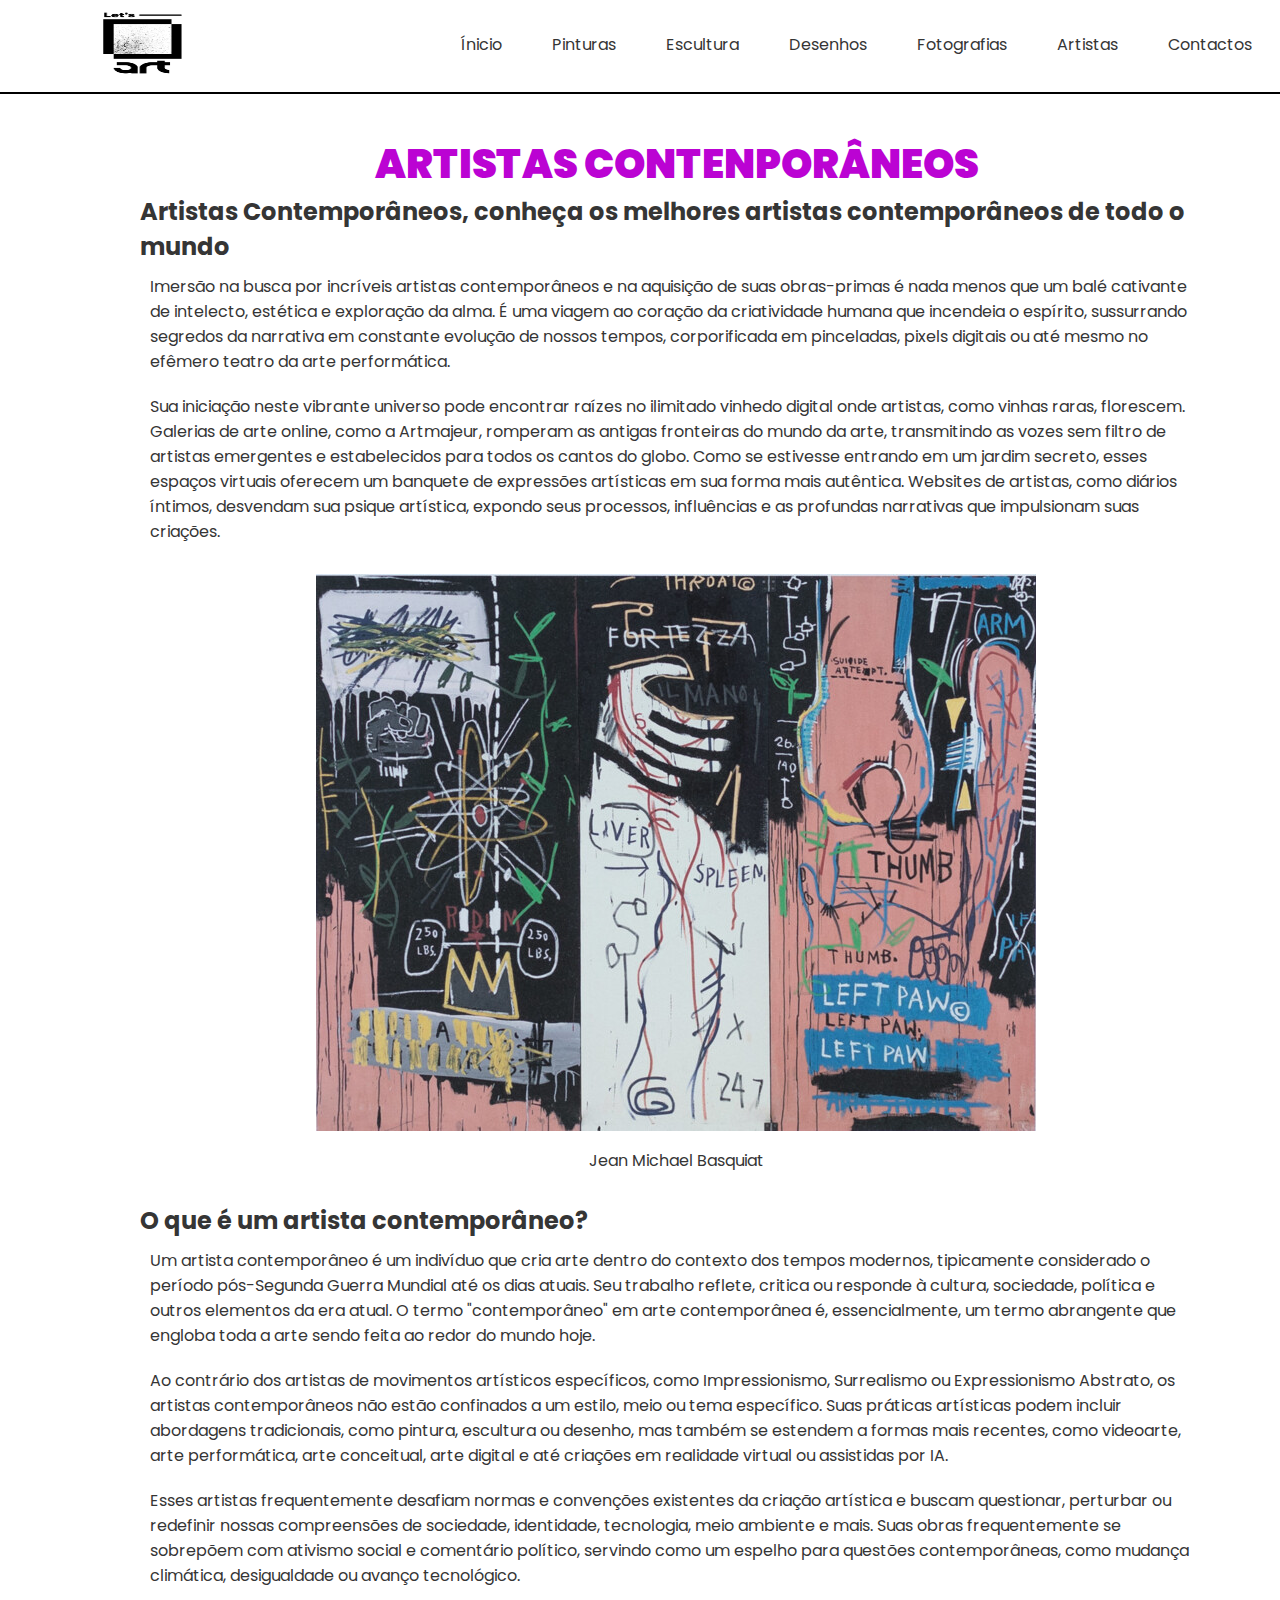
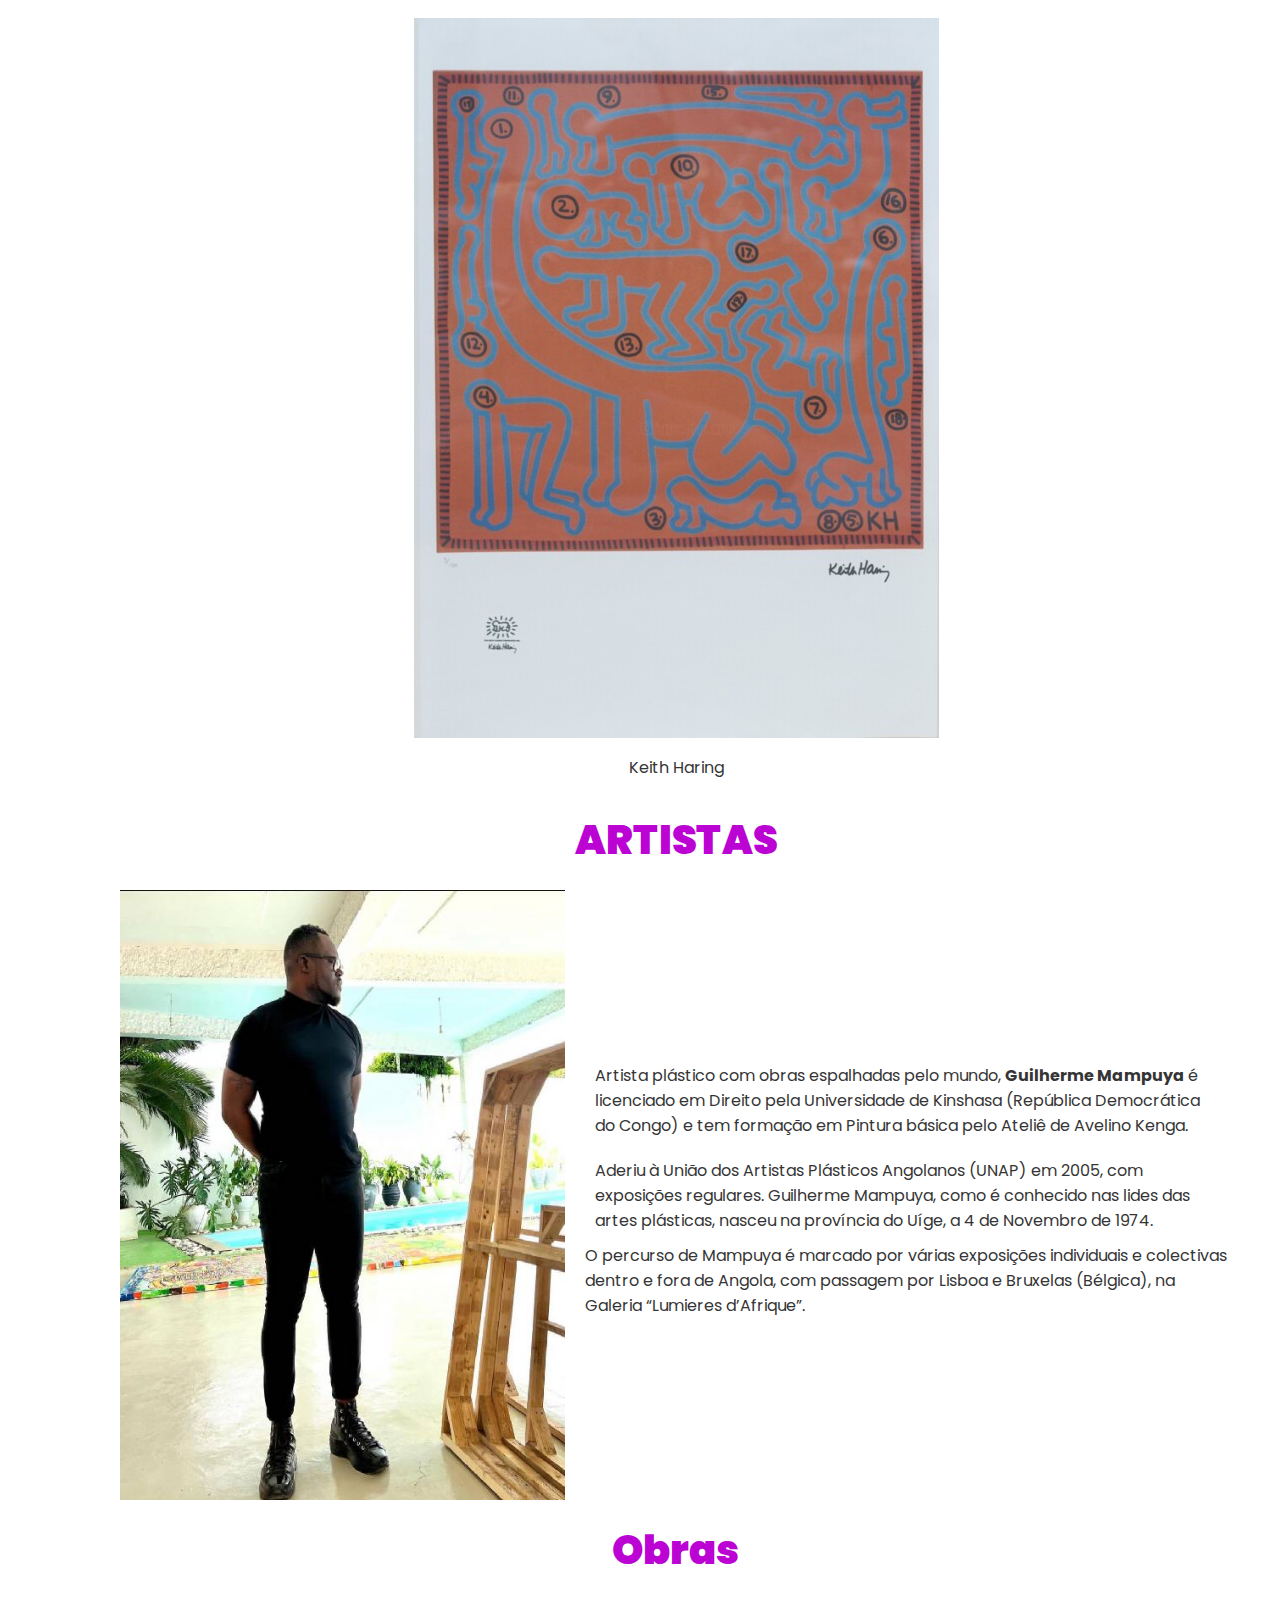
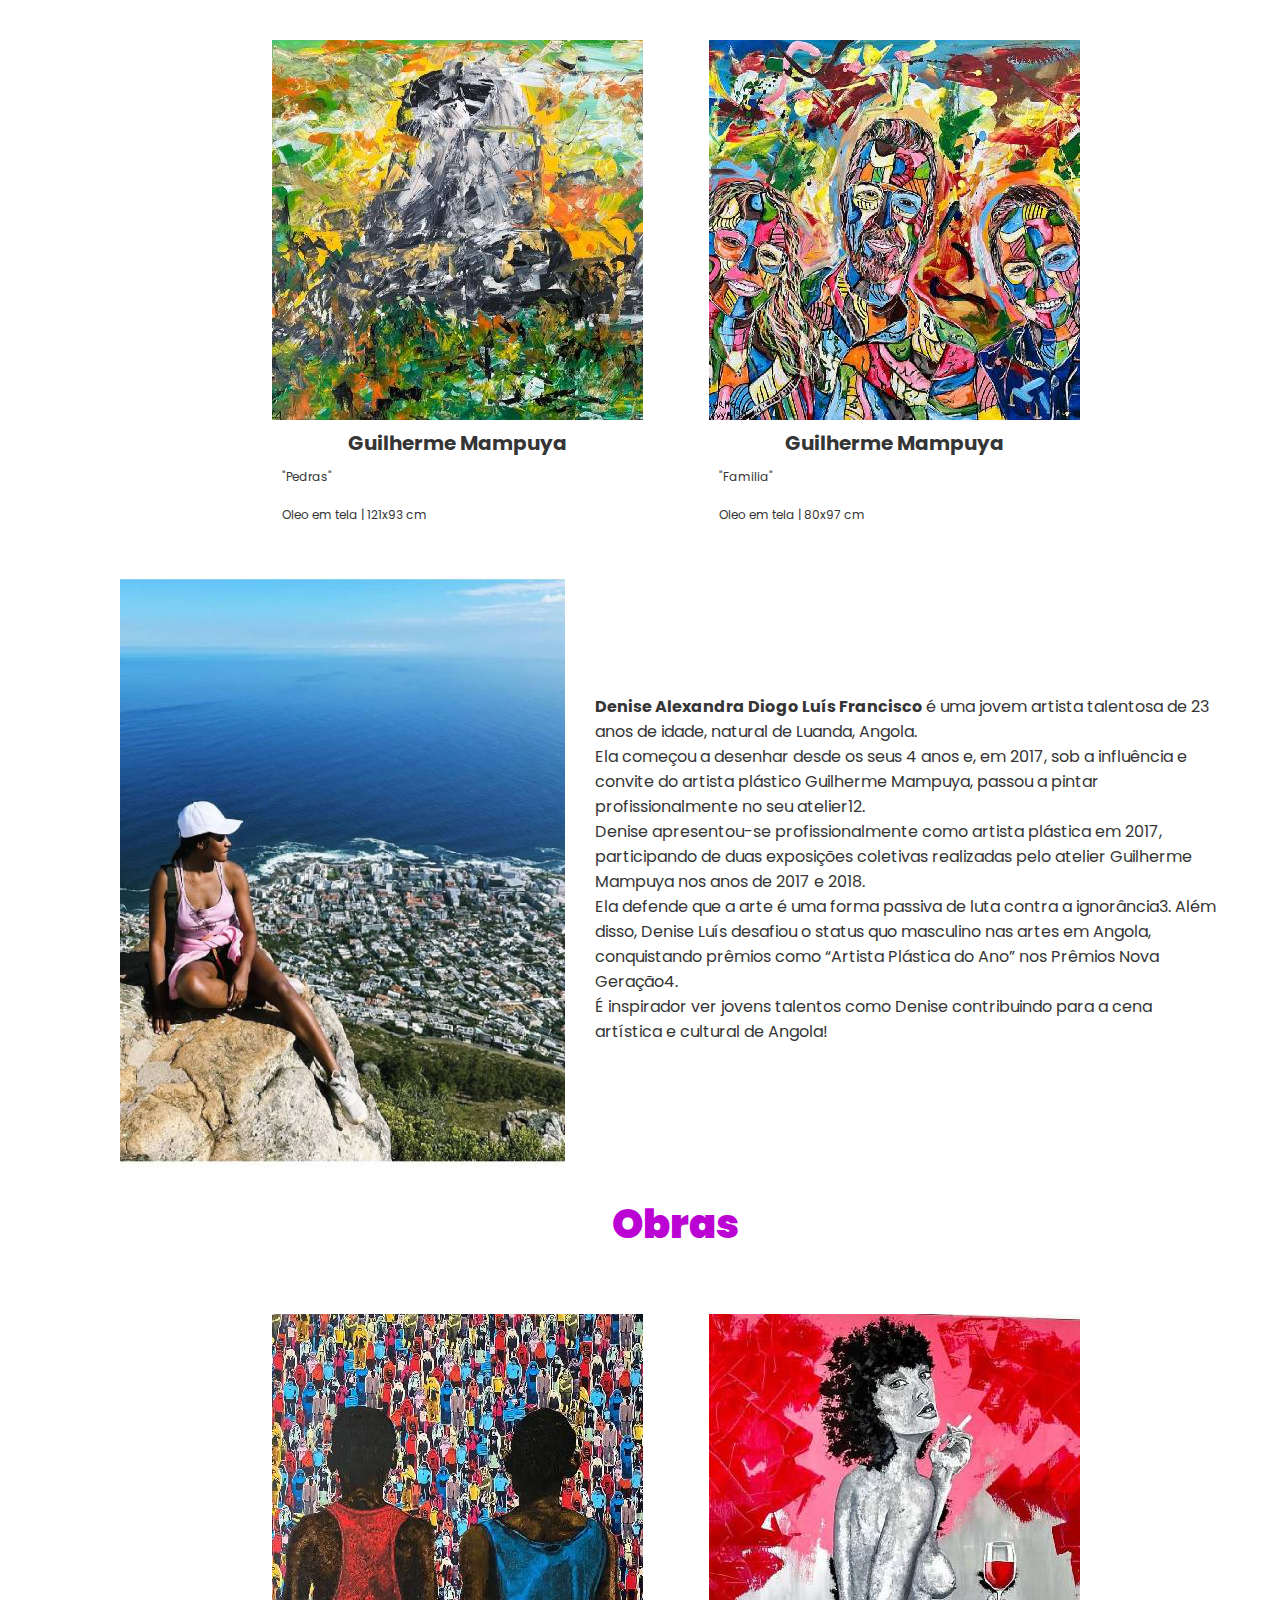
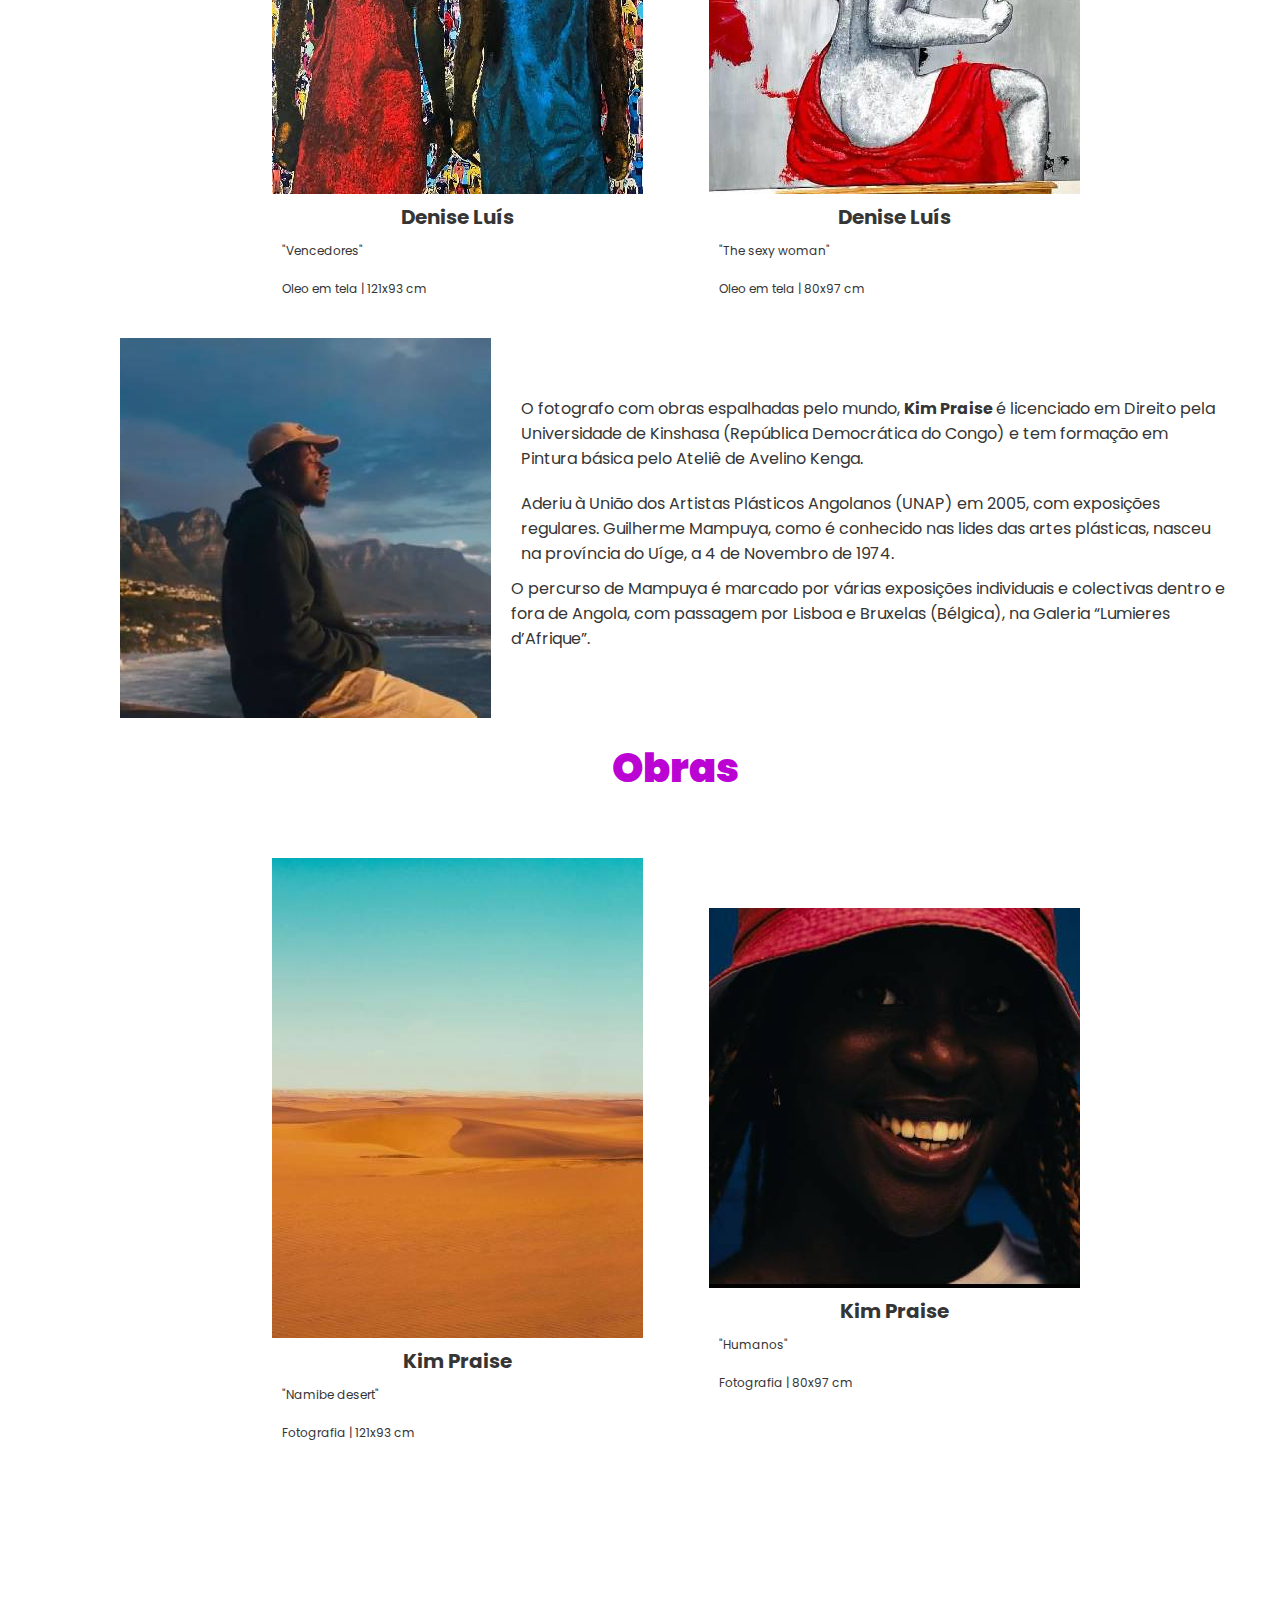
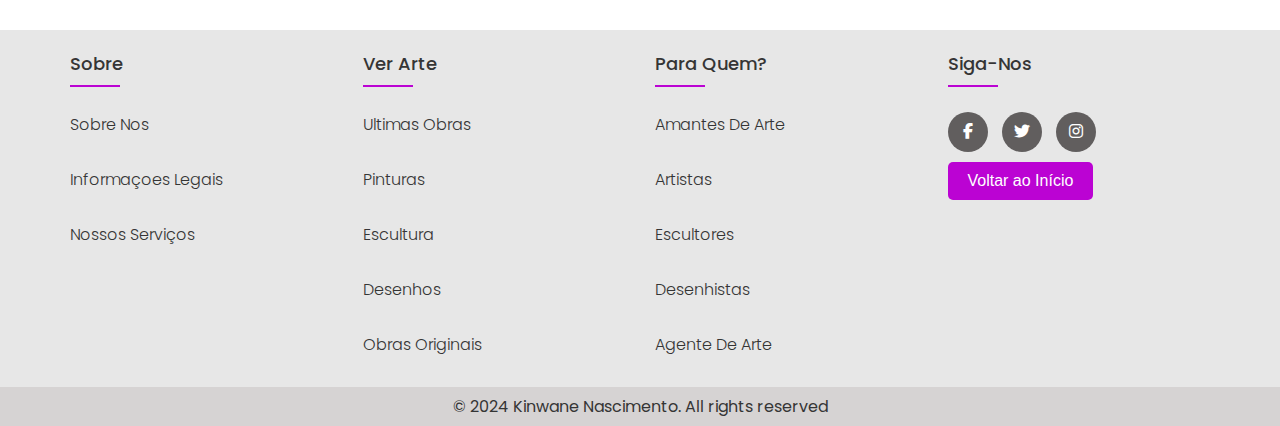
<file: artistas.html>
<!DOCTYPE html>
<html lang="pt-pt">
<head>
    <meta charset="UTF-8">
    <meta name="viewport" content="width=device-width, initial-scale=1.0">
    <title>Lets Art Gallery</title>
    <link rel="stylesheet" href="galeria.css">
    <link rel="stylesheet" href="artistas.css">
    <link rel="stylesheet" type="text/css" href="https://cdnjs.cloudflare.com/ajax/libs/font-awesome/6.5.2/css/all.min.css">
    <script src="script.js"></script>
</head>
<body>
    <!--AREA DO HEADER-->
      
    <header>
        <nav class="navegador">
            <div class="logo"> 
                <a href="galeria.html"><img src="LOGO1.png" alt="letsart" ></a> 
            </div>
            <div class="list">
                <ul>
                    <li class="item"> <a href="galeria.html">Ínicio</a></li>
                    <li class="item"> <a href="pinturas.html">Pinturas </a></li>
                    <li class="item"> <a href="esculturas.html">Escultura </a></li>
                    <li class="item"> <a href="desenhos.html">Desenhos </a></li>
                    <li class="item"> <a href="fotografias.html">Fotografias</a></li>
                    <li class="item"> <a href="artistas.html">Artistas</a></li>
                    <li class="item"> <a href="contatos.html">Contactos </a></li>
                </ul>
            </div>
            <div class="button-log">
                <button><a href="login.html">Entrar</a></button>

            </div>
            <div class="mobile-icon">
                <button  onclick="menuShow()"><img class="icon" width="52px" height="52px" src="icone.jpg" alt=""></button>
            </div>
        </nav>
        <div class="mobile-menu">
            <ul>
                <li class="item"> <a href="galeria.html">Ínicio</a></li>
                <li class="item"> <a href="pinturas.html">Pinturas </a></li>
                <li class="item"> <a href="esculturas.html">Escultura </a></li>
                <li class="item"> <a href="desenhos.html">Desenhos </a></li>
                <li class="item"> <a href="fotografias.html">Fotografias</a></li>
                <li class="item"> <a href="artistas.html">Artistas</a></li>
                <li class="item"> <a href="contatos.html">Contactos </a></li>
            </ul>
            <div class="button-log">
                <button><a href="">Entrar</a></button>
    
            </div>
        </div>
        
     </header>
     <HR ALIGN=center WIDTH=100% SIZE=3 COLOR=black NOSHADE>
        
    <!--CORPO-->
    <main>
        <div class="conteudo">
            <div class="titulo">
                <h1><b>ARTISTAS CONTENPORÂNEOS</b></h1>
                <h2>Artistas Contemporâneos, conheça os melhores artistas contemporâneos de todo o mundo</h2>
                <p>Imersão na busca por incríveis artistas contemporâneos e na aquisição de suas obras-primas 
                    é nada menos que um balé cativante de intelecto, estética e exploração da alma. É uma viagem 
                    ao coração da criatividade humana que incendeia o espírito, sussurrando segredos da narrativa 
                    em constante evolução de nossos tempos, corporificada em pinceladas, pixels digitais ou 
                    até mesmo no efêmero teatro da arte performática.</p>
                <p>Sua iniciação neste vibrante universo pode encontrar raízes no ilimitado vinhedo digital onde 
                    artistas, como vinhas raras, florescem. Galerias de arte online, como a Artmajeur, romperam 
                    as antigas fronteiras do mundo da arte, transmitindo as vozes sem filtro de artistas emergentes 
                    e estabelecidos para todos os cantos do globo. Como se estivesse entrando em um jardim secreto, 
                    esses espaços virtuais oferecem um banquete de expressões artísticas em sua forma mais autêntica. 
                    Websites de artistas, como diários íntimos, desvendam sua psique artística, expondo seus processos, 
                    influências e as profundas narrativas que impulsionam suas criações.</p>
            </div>
            <div class="imagem-ini">
                <img src="imag/basquiat.jpg" alt="imagem1">
                <p>Jean Michael Basquiat</p>
            </div>
            <div class="titulo">
                <h2>O que é um artista contemporâneo?</h2>
                <p>Um artista contemporâneo é um indivíduo que cria arte dentro do contexto dos tempos modernos, tipicamente considerado
                    o período pós-Segunda Guerra Mundial até os dias atuais. Seu trabalho reflete, critica ou responde à cultura, 
                    sociedade, política e outros elementos da era atual. O termo "contemporâneo" em arte contemporânea é, essencialmente, 
                    um termo abrangente que engloba toda a arte sendo feita ao redor do mundo hoje.</p>
                <p>Ao contrário dos artistas de movimentos artísticos específicos, como Impressionismo, Surrealismo ou Expressionismo Abstrato,
                    os artistas contemporâneos não estão confinados a um estilo, meio ou tema específico. Suas práticas artísticas podem incluir 
                    abordagens tradicionais, como pintura, escultura ou desenho, mas também se estendem a formas mais recentes, como videoarte, 
                    arte performática, arte conceitual, arte digital e até criações em realidade virtual ou assistidas por IA.</p>
                <p>Esses artistas frequentemente desafiam normas e convenções existentes da criação artística e buscam questionar, perturbar ou 
                    redefinir nossas compreensões de sociedade, identidade, tecnologia, meio ambiente e mais. Suas obras frequentemente se sobrepõem 
                    com ativismo social e comentário político, servindo como um espelho para questões contemporâneas, como mudança climática, 
                    desigualdade ou avanço tecnológico.</p>
            </div>
            <div class="imagem-ini">
                <img src="imag/keith.jpg" alt="imagem1">
                <p>Keith Haring</p>
            </div>
            <div class="titulo">
                <h1><b>ARTISTAS</b></h1>
            </div>
            <div class="image-text-wrapper">
                <img src="imag/mampuia.jpg" alt="Descrição da imagem" class="imagem">
                <div class="text">
                    <p>
                        Artista plástico com obras espalhadas pelo mundo, <b>Guilherme Mampuya </b> é licenciado em Direito pela Universidade de Kinshasa (República Democrática do Congo) e tem formação em Pintura básica pelo Ateliê de Avelino Kenga.</p>

                        <p>Aderiu à União dos Artistas Plásticos Angolanos (UNAP) em 2005, com exposições regulares. Guilherme Mampuya, como é conhecido nas lides das artes plásticas, nasceu na província do Uíge, a 4 de Novembro de 1974.</p>

                        O percurso de Mampuya é marcado por várias exposições individuais e colectivas dentro e fora de Angola, com passagem por Lisboa e Bruxelas (Bélgica), na Galeria “Lumieres d’Afrique”.
                    </p>
                </div>
            </div>
            <div class="titulo">
                <h1><b>Obras</b></h1>
            </div>
            <div class="gallery">
                <div class="image">
                  <a href=""><img src="imag/pedras.jpg" class="galeria-items" alt="Imagem 1"></a>
                  <div class="description">
                    <h1>Guilherme Mampuya</h1>
                    <p>"Pedras"</p>
                    <p>Oleo em tela | 121x93 cm</p>
                  </div>
                </div>
                <div class="image">
                  <a href=""><img src="imag/fam.jpg" class="galeria-items" alt="Imagem 2"></a>
                  <div class="description"><h1>Guilherme Mampuya</h1>
                    <p>"Familia"</p>
                    <p>Oleo em tela | 80x97 cm</p>
                  </div>
                </div>
                
            </div>


            <div class="image-text-wrapper">
                <img src="imag/Denise.jpg" alt="Descrição da imagem" class="imagem">
                <div class="text">
                    <p>
                        <b>Denise Alexandra Diogo Luís Francisco </b> é uma jovem artista talentosa de 23 anos de idade, natural de Luanda, Angola. 
                        <br>Ela começou a desenhar desde os seus 4 anos e, em 2017, sob a influência e convite do artista plástico Guilherme Mampuya, passou a pintar profissionalmente no seu atelier12. 
                        <br>Denise apresentou-se profissionalmente como artista plástica em 2017, participando de duas exposições coletivas realizadas pelo atelier Guilherme Mampuya nos anos de 2017 e 2018. 
                        <br>Ela defende que a arte é uma forma passiva de luta contra a ignorância3. Além disso, Denise Luís desafiou o status quo masculino nas artes em Angola, conquistando prêmios como “Artista Plástica do Ano” nos Prêmios Nova Geração4. 
                        <br>É inspirador ver jovens talentos como Denise contribuindo para a cena artística e cultural de Angola! 
                    </p>
                </div>
            </div>
            <div class="titulo">
                <h1><b>Obras</b></h1>
            </div>
            <div class="gallery">
                <div class="image">
                  <a href=""><img src="imag/ruas.jpg" class="galeria-items" alt="Imagem 1"></a>
                  <div class="description">
                    <h1>Denise Luís</h1>
                    <p>"Vencedores"</p>
                    <p>Oleo em tela | 121x93 cm</p>
                  </div>
                </div>
                <div class="image">
                  <a href=""><img src="imag/bety.jpg" class="galeria-items" alt="Imagem 2"></a>
                  <div class="description"><h1>Denise Luís</h1>
                    <p>"The sexy woman"</p>
                    <p>Oleo em tela | 80x97 cm</p>
                  </div>
                </div>
                
            </div>

            <div class="image-text-wrapper">
                <img src="imag/praise.jpg" alt="Descrição da imagem" class="imagem">
                <div class="text">
                    <p>
                        O fotografo com obras espalhadas pelo mundo, <b>Kim Praise </b>é licenciado em Direito pela Universidade de Kinshasa (República Democrática do Congo) e tem formação em Pintura básica pelo Ateliê de Avelino Kenga.</p>

                        <p>Aderiu à União dos Artistas Plásticos Angolanos (UNAP) em 2005, com exposições regulares. Guilherme Mampuya, como é conhecido nas lides das artes plásticas, nasceu na província do Uíge, a 4 de Novembro de 1974.</p>

                        O percurso de Mampuya é marcado por várias exposições individuais e colectivas dentro e fora de Angola, com passagem por Lisboa e Bruxelas (Bélgica), na Galeria “Lumieres d’Afrique”.
                    </p>
                </div>
            </div>
            <div class="titulo">
                <h1><b>Obras</b></h1>
            </div>
            <div class="gallery">
                <div class="image">
                  <a href=""><img src="imag/Namibe.jpg" class="galeria-items" alt="Imagem 1"></a>
                  <div class="description">
                    <h1>Kim Praise</h1>
                    <p>"Namibe desert"</p>
                    <p>Fotografia | 121x93 cm</p>
                  </div>
                </div>
                <div class="image">
                  <a href=""><img src="imag/smile.jpg" class="galeria-items" alt="Imagem 2"></a>
                  <div class="description"><h1>Kim Praise</h1>
                    <p>"Humanos"</p>
                    <p>Fotografia | 80x97 cm</p>
                  </div>
                </div>
                
            </div>
    

        </div>
        
        <!--IMAGENS-->
        
    </main>




    <!--FOOTER-->

    <footer class="footer">
        <div class="container">
            <div class="row">
                <div class="footer-col">
                    <h4>Sobre</h4>
                    <ul>
                        <li><a href="sobreNos.html">sobre nos</a></li>
                        <li><a href="sobreNos.html">informaçoes legais</a></li>
                        <li><a href="">nossos serviços</a></li>
                    </ul>
                </div>
                <div class="footer-col">
                    <h4>Ver Arte</h4>
                    <ul>
                        <li><a href="galeria.html">Ultimas Obras</a></li>
                        <li><a href="pinturas.html">Pinturas</a></li>
                        <li><a href="esculturas.html">Escultura</a></li>
                        <li><a href="desenhos.html">Desenhos</a></li>
                        <li><a href="">Obras Originais</a></li>
                    </ul>
                </div>
                <div class="footer-col">
                    <h4>Para quem?</h4>
                    <ul>
                        <li><a href="">Amantes de arte</a></li>
                        <li><a href="artistas.html">Artistas</a></li>
                        <li><a href="">Escultores</a></li>
                        <li><a href="">Desenhistas</a></li>
                        <li><a href="">Agente de Arte</a></li>
                    </ul>
                </div>
                <div class="footer-col">
                    <h4>Siga-nos</h4>
                    <div class="midia">
                        <a href="https://www.facebook.com/?hrc=1&paipv=0&eav=Afa0cQKyYNvMSW9lsu97sN9BYknx1Y1yTCMDWRnmYDibIDWCSVicOV4V3ii8nJlTQ5E&wtsid=rdr_0EdfAWiLEmjFaIDsY&refsrc=deprecated&_rdr"><i class="fab fa-facebook-f"></i></a>
                        <a href=""><i class="fab fa-twitter"></i></a>
                        <a href="https://www.instagram.com/killer.chx?igsh=MWdsMXFqOTRlYWQyNA%3D%3D&utm_source=qr"><i class="fab fa-instagram"></i></a>
                    </div>
                    <button id="back-to-top" onclick="scrollToTop()">Voltar ao Início</button>
                </div>
            </div>
        </div>
        <div class="bottom"><p>&copy; 2024 Kinwane Nascimento. All rights reserved</p></div>

    </footer>


</body>
</html>
</file>
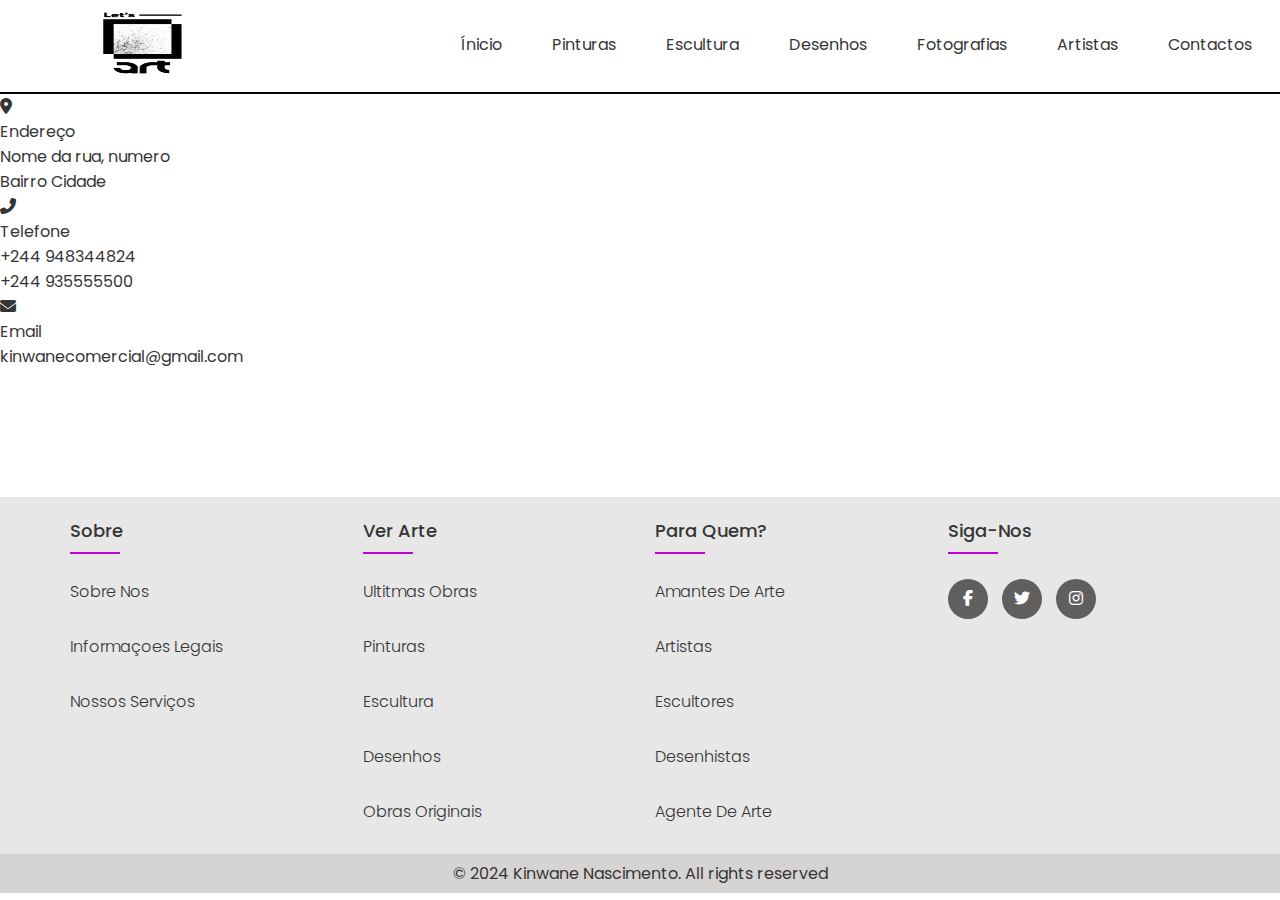
<file: contacto.html>
<!DOCTYPE html>
<html lang="en">
<head>
    <meta charset="UTF-8">
    <meta name="viewport" content="width=device-width, initial-scale=1.0">
    <title>Lets Art Gallery</title>
    <link rel="stylesheet" href="galeria.css">
    <link rel="stylesheet" type="text/css" href="https://cdnjs.cloudflare.com/ajax/libs/font-awesome/6.5.2/css/all.min.css">
    <script src="script.js"></script>
</head>
<body>
    <!--AREA DO HEADER-->
      
    <header>
        <nav class="navegador">
            <div class="logo"> 
                <a href="galeria.html"><img src="LOGO1.png" alt="letsart" ></a> 
            </div>
            <div class="list">
                <ul>
                    <li class="item"> <a href="galeria.html">Ínicio</a></li>
                    <li class="item"> <a href="pinturas.html">Pinturas </a></li>
                    <li class="item"> <a href="esculturas.html">Escultura </a></li>
                    <li class="item"> <a href="desenhos.html">Desenhos </a></li>
                    <li class="item"> <a href="fotografias.html">Fotografias</a></li>
                    <li class="item"> <a href="artistas.html">Artistas</a></li>
                    <li class="item"> <a href="contatos.html">Contactos </a></li>
                </ul>
            </div>
            <div class="button-log">
                <button><a href="">Entrar</a></button>

            </div>
            <div class="mobile-icon">
                <button  onclick="menuShow()"><img class="icon" width="52px" height="52px" src="icone.jpg" alt=""></button>
            </div>
        </nav>
        <div class="mobile-menu">
            <ul>
                <li class="item"> <a href="galeria.html">Ínicio</a></li>
                <li class="item"> <a href="pinturas.html">Pinturas </a></li>
                <li class="item"> <a href="esculturas.html">Escultura </a></li>
                <li class="item"> <a href="desenhos.html">Desenhos </a></li>
                <li class="item"> <a href="fotografias.html">Fotografias</a></li>
                <li class="item"> <a href="artistas.html">Artistas</a></li>
                <li class="item"> <a href="contatos.html">Contactos </a></li>
            </ul>
            <div class="button-log">
                <button><a href="">Entrar</a></button>
    
            </div>
        </div>
        
     </header>
     <HR ALIGN=center WIDTH=100% SIZE=3 COLOR=black NOSHADE>
        
    <!--CORPO-->
    <main>
        <div class="repositorio">
            <div class="content">
                <div class="left-side">
                    <div class="address-details">
                        <i class="fas fa-map-marker-alt"></i>
                        <div class="topic">Endereço</div>
                        <div class="text-one">Nome da rua, numero</div>
                        <div class="text-two">Bairro Cidade</div>
                    </div>
                    <div class="address-details">
                        <i class="fas fa-phone-alt"></i>
                        <div class="topic">Telefone</div>
                        <div class="text-one">+244 948344824</div>
                        <div class="text-two">+244 935555500</div>
                    </div>
                    <div class="address-details">
                        <i class="fas fa-envelope"></i>
                        <div class="topic">Email</div>
                        <div class="text-one">kinwanecomercial@gmail.com</div>
                    </div>


                </div>
            </div>

        </div>

    </main>




    <!--FOOTER-->

    <footer class="footer">
        <div class="container">
            <div class="row">
                <div class="footer-col">
                    <h4>Sobre</h4>
                    <ul>
                        <li><a href="">sobre nos</a></li>
                        <li><a href="">informaçoes legais</a></li>
                        <li><a href="">nossos serviços</a></li>
                    </ul>
                </div>
                <div class="footer-col">
                    <h4>Ver Arte</h4>
                    <ul>
                        <li><a href="">Ultitmas Obras</a></li>
                        <li><a href="">Pinturas</a></li>
                        <li><a href="">Escultura</a></li>
                        <li><a href="">Desenhos</a></li>
                        <li><a href="">Obras Originais</a></li>
                    </ul>
                </div>
                <div class="footer-col">
                    <h4>Para quem?</h4>
                    <ul>
                        <li><a href="">Amantes de arte</a></li>
                        <li><a href="">Artistas</a></li>
                        <li><a href="">Escultores</a></li>
                        <li><a href="">Desenhistas</a></li>
                        <li><a href="">Agente de Arte</a></li>
                    </ul>
                </div>
                <div class="footer-col">
                    <h4>Siga-nos</h4>
                    <div class="midia">
                        <a href=""><i class="fab fa-facebook-f"></i></a>
                        <a href=""><i class="fab fa-twitter"></i></a>
                        <a href=""><i class="fab fa-instagram"></i></a>
                    </div>
                </div>
            </div>
        </div>
        <div class="bottom"><p>&copy; 2024 Kinwane Nascimento. All rights reserved</p></div>

    </footer>

</body>
</html>
</file>
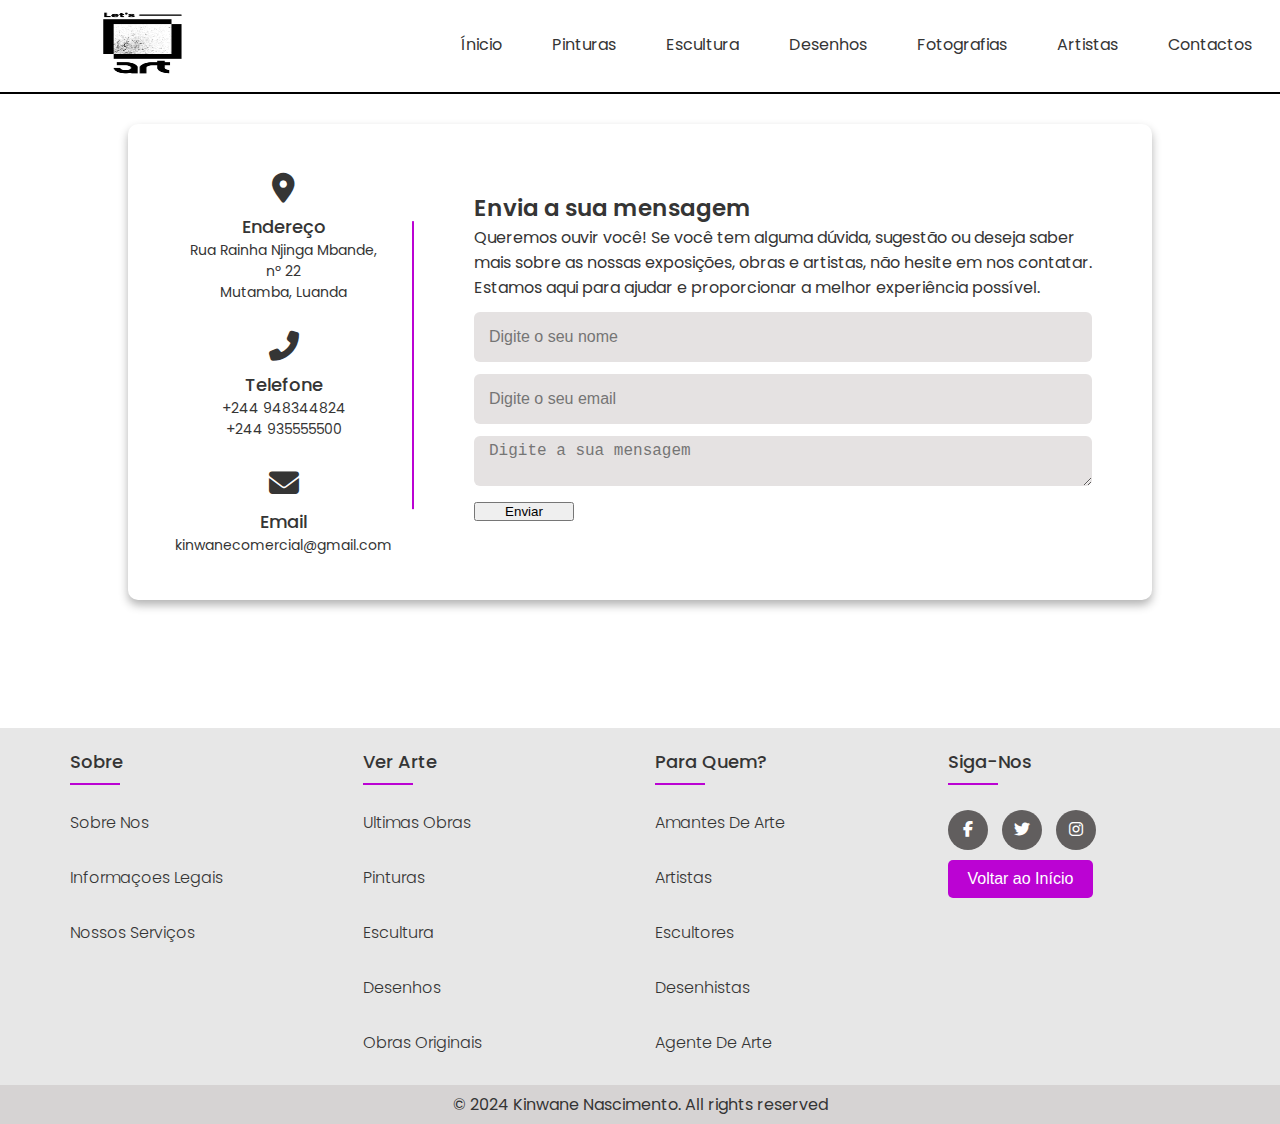
<file: contatos.html>
<!DOCTYPE html>
<html lang="en">
<head>
    <meta charset="UTF-8">
    <meta name="viewport" content="width=device-width, initial-scale=1.0">
    <title>Lets Art Gallery</title>
    <link rel="stylesheet" href="galeria.css">
    <link rel="stylesheet" href="contatos.css">
    <link rel="stylesheet" type="text/css" href="https://cdnjs.cloudflare.com/ajax/libs/font-awesome/6.5.2/css/all.min.css">
    <script src="script.js"></script>
</head>
<body>
    <!--AREA DO HEADER-->
      
    <header>
        <nav class="navegador">
            <div class="logo"> 
                <a href="galeria.html"><img src="LOGO1.png" alt="letsart" ></a> 
            </div>
            <div class="list">
                <ul>
                    <li class="item"> <a href="galeria.html">Ínicio</a></li>
                    <li class="item"> <a href="pinturas.html">Pinturas </a></li>
                    <li class="item"> <a href="esculturas.html">Escultura </a></li>
                    <li class="item"> <a href="desenhos.html">Desenhos </a></li>
                    <li class="item"> <a href="fotografias.html">Fotografias</a></li>
                    <li class="item"> <a href="artistas.html">Artistas</a></li>
                    <li class="item"> <a href="contatos.html">Contactos </a></li>
                </ul>
            </div>
            <div class="button-log">
                <button><a href="login.html">Entrar</a></button>

            </div>
            <div class="mobile-icon">
                <button  onclick="menuShow()"><img class="icon" width="52px" height="52px" src="icone.jpg" alt=""></button>
            </div>
        </nav>
        <div class="mobile-menu">
            <ul>
                <li class="item"> <a href="galeria.html">Ínicio</a></li>
                <li class="item"> <a href="pinturas.html">Pinturas </a></li>
                <li class="item"> <a href="esculturas.html">Escultura </a></li>
                <li class="item"> <a href="desenhos.html">Desenhos </a></li>
                <li class="item"> <a href="fotografias.html">Fotografias</a></li>
                <li class="item"> <a href="artistas.html">Artistas</a></li>
                <li class="item"> <a href="contatos.html">Contactos </a></li>
            </ul>
            <div class="button-log">
                <button><a href="">Entrar</a></button>
    
            </div>
        </div>
        
     </header>
     <HR ALIGN=center WIDTH=100% SIZE=3 COLOR=black NOSHADE>
        
    <!--CORPO-->
    <main>
        <div class="repositorio">
            <div class="content">
                <div class="left-side">
                    <div class="address-details">
                        <i class="fas fa-map-marker-alt"></i>
                        <div class="topic">Endereço</div>
                        <div class="text-one">Rua Rainha Njinga Mbande, nº 22</div>
                        <div class="text-two">Mutamba, Luanda</div>
                    </div>
                    <div class="address-details">
                        <i class="fas fa-phone-alt"></i>
                        <div class="topic">Telefone</div>
                        <div class="text-one">+244 948344824</div>
                        <div class="text-two">+244 935555500</div>
                    </div>
                    <div class="address-details">
                        <i class="fas fa-envelope"></i>
                        <div class="topic">Email</div>
                        <div class="text-one">kinwanecomercial@gmail.com</div>
                    </div>
                </div>
                <div class="right-side">
                    <div class="topic-box">Envia a sua mensagem</div>
                    <p>
                        Queremos ouvir você! Se você tem alguma dúvida, sugestão ou deseja 
                        saber mais sobre as nossas exposições, obras e artistas, não hesite em nos contatar. 
                        Estamos aqui para ajudar e proporcionar a melhor experiência possível.
                    </p>
                    <form action="" id="form">
                        <div class="input-box"><input type="text" placeholder="Digite o seu nome" class="inputs required" oninput="validarNome()"></div>
                        <span class="span-required">O nome deve ter no min 3 carateres</span>
                        <div class="input-box"><input type="text" placeholder="Digite o seu email" class="inputs required" oninput="emailValidar()"></div>
                        <span class="span-required">Digite um email valido</span>
                        <div class="input-box message-box"><textarea name="" id="" placeholder="Digite a sua mensagem"></textarea></div>
                    </form>
                    <div class="button">
                        <input type="button" value="Enviar" id="submitButton" method="POST">
                    </div>
                    <div id="confirmationMessage" style="display: none;">
                        <p>Formulário enviado com sucesso!</p>
                    </div>
                </div>
                
            </div>

        </div>

    </main>




    <!--FOOTER-->

    <footer class="footer">
        <div class="container">
            <div class="row">
                <div class="footer-col">
                    <h4>Sobre</h4>
                    <ul>
                        <li><a href="sobreNos.html">sobre nos</a></li>
                        <li><a href="sobreNos.html">informaçoes legais</a></li>
                        <li><a href="">nossos serviços</a></li>
                    </ul>
                </div>
                <div class="footer-col">
                    <h4>Ver Arte</h4>
                    <ul>
                        <li><a href="galeria.html">Ultimas Obras</a></li>
                        <li><a href="pinturas.html">Pinturas</a></li>
                        <li><a href="esculturas.html">Escultura</a></li>
                        <li><a href="desenhos.html">Desenhos</a></li>
                        <li><a href="">Obras Originais</a></li>
                    </ul>
                </div>
                <div class="footer-col">
                    <h4>Para quem?</h4>
                    <ul>
                        <li><a href="">Amantes de arte</a></li>
                        <li><a href="artistas.html">Artistas</a></li>
                        <li><a href="">Escultores</a></li>
                        <li><a href="">Desenhistas</a></li>
                        <li><a href="">Agente de Arte</a></li>
                    </ul>
                </div>
                <div class="footer-col">
                    <h4>Siga-nos</h4>
                    <div class="midia">
                        <a href="https://www.facebook.com/?hrc=1&paipv=0&eav=Afa0cQKyYNvMSW9lsu97sN9BYknx1Y1yTCMDWRnmYDibIDWCSVicOV4V3ii8nJlTQ5E&wtsid=rdr_0EdfAWiLEmjFaIDsY&refsrc=deprecated&_rdr"><i class="fab fa-facebook-f"></i></a>
                        <a href=""><i class="fab fa-twitter"></i></a>
                        <a href="https://www.instagram.com/killer.chx?igsh=MWdsMXFqOTRlYWQyNA%3D%3D&utm_source=qr"><i class="fab fa-instagram"></i></a>
                    </div>
                    <button id="back-to-top" onclick="scrollToTop()">Voltar ao Início</button>
                </div>
            </div>
        </div>
        <div class="bottom"><p>&copy; 2024 Kinwane Nascimento. All rights reserved</p></div>

    </footer>


</body>
<script>
    const form = document.getElementById('form');
    const campos = document.querySelectorAll('.required');
    const spans = document.querySelectorAll('.span-required')
    const emailRegex = /^\w+([-+.']\w+)*@\w+([-.]\w+)*\.\w+([-.]\w+)*$/;

    document.getElementById('submitButton').addEventListener('click', (event) => {
        event.preventDefault();
        validarNome();
        emailValidar();
        if (form.checkValidity()) {
            //document.getElementById('confirmationMessage').style.display = 'block';
    } else {
        // Se o formulário não for válido, exibe uma mensagem de erro ou destaca os campos necessários
        form.reportValidity();
    }

    });

    function setError(index){
        campos[index].style.border = '2px solid #e63636';
        spans[index].style.display= 'block';
    }
    function removeError(index){
        campos[index].style.border = '';
        spans[index].style.display= 'none';
    }
    function validarNome(){
        if(campos[0].value.length < 3)
        {
            setError(0);
        }
        else
            removeError(0)
    }
    function emailValidar(){
        if(!emailRegex.test(campos[1].value))
            setError(1);
        else
            removeError(1);
    }
    
</script>
</html>
</file>
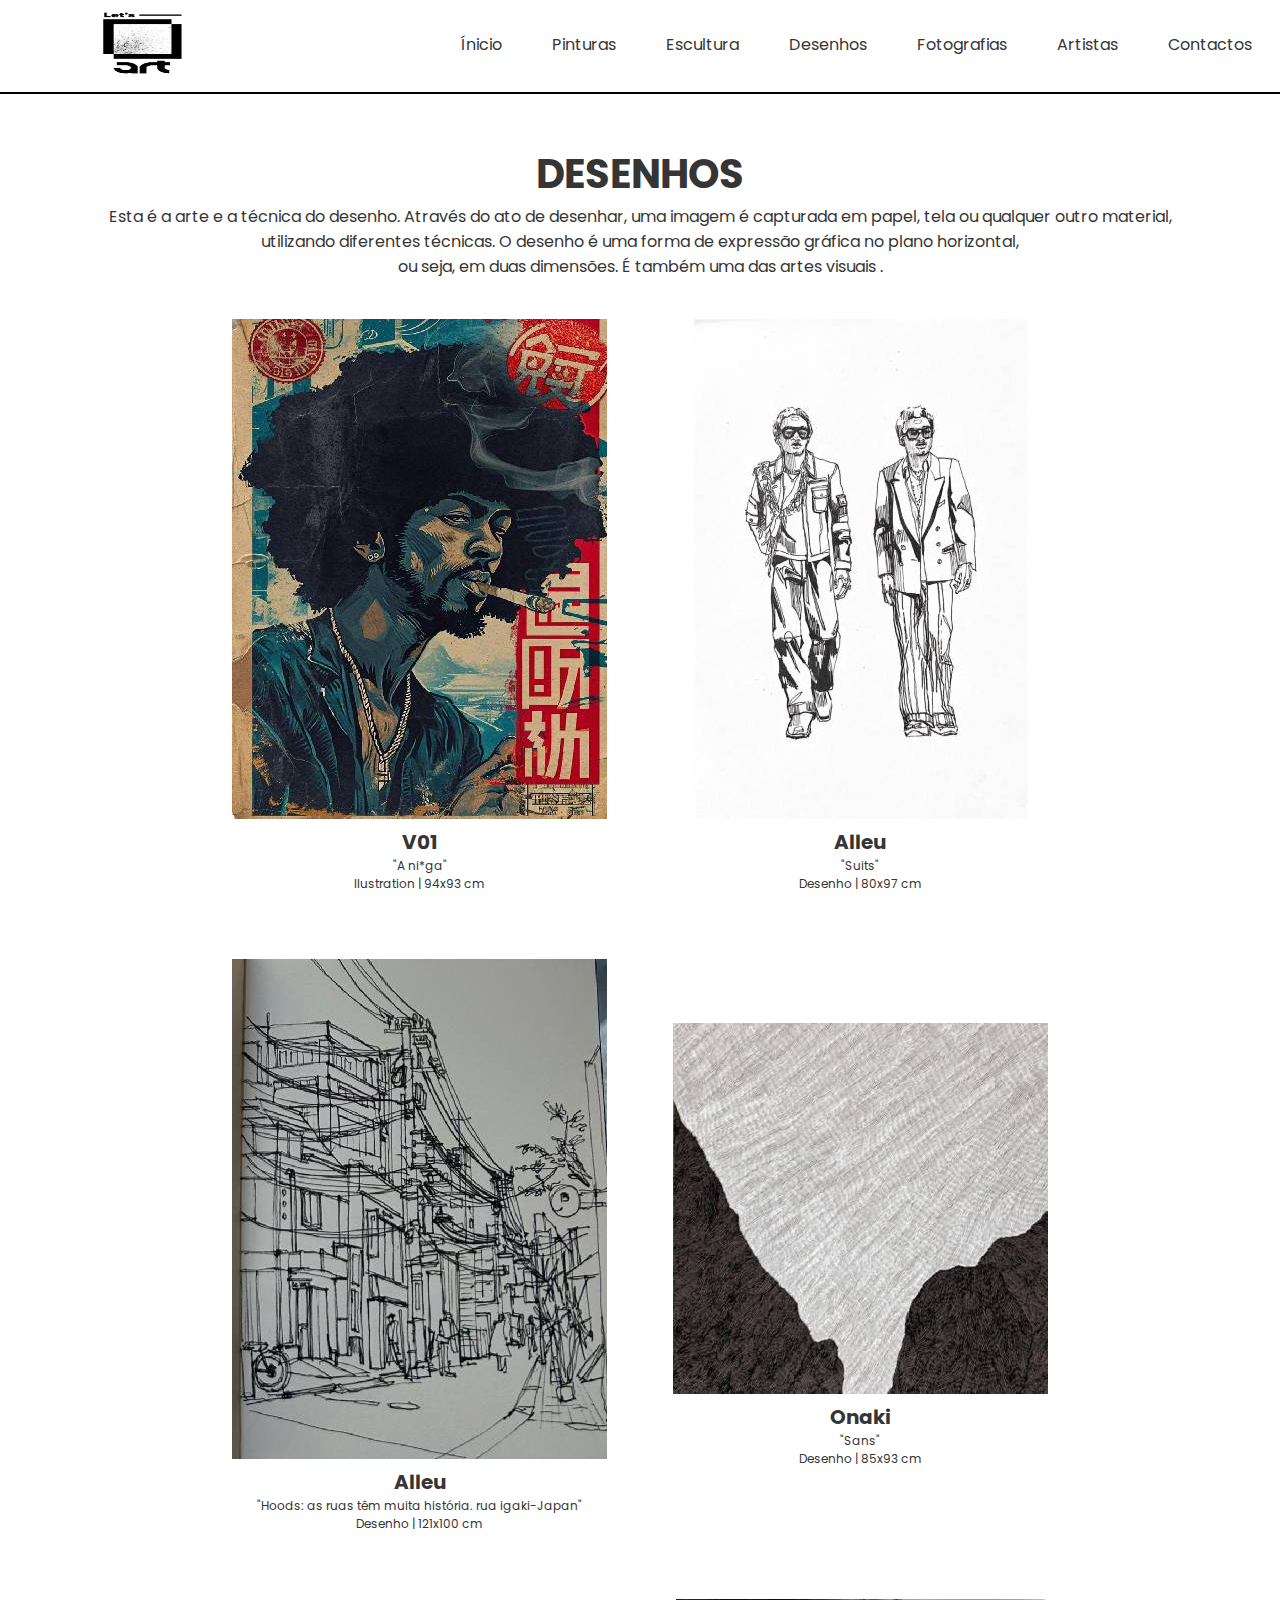
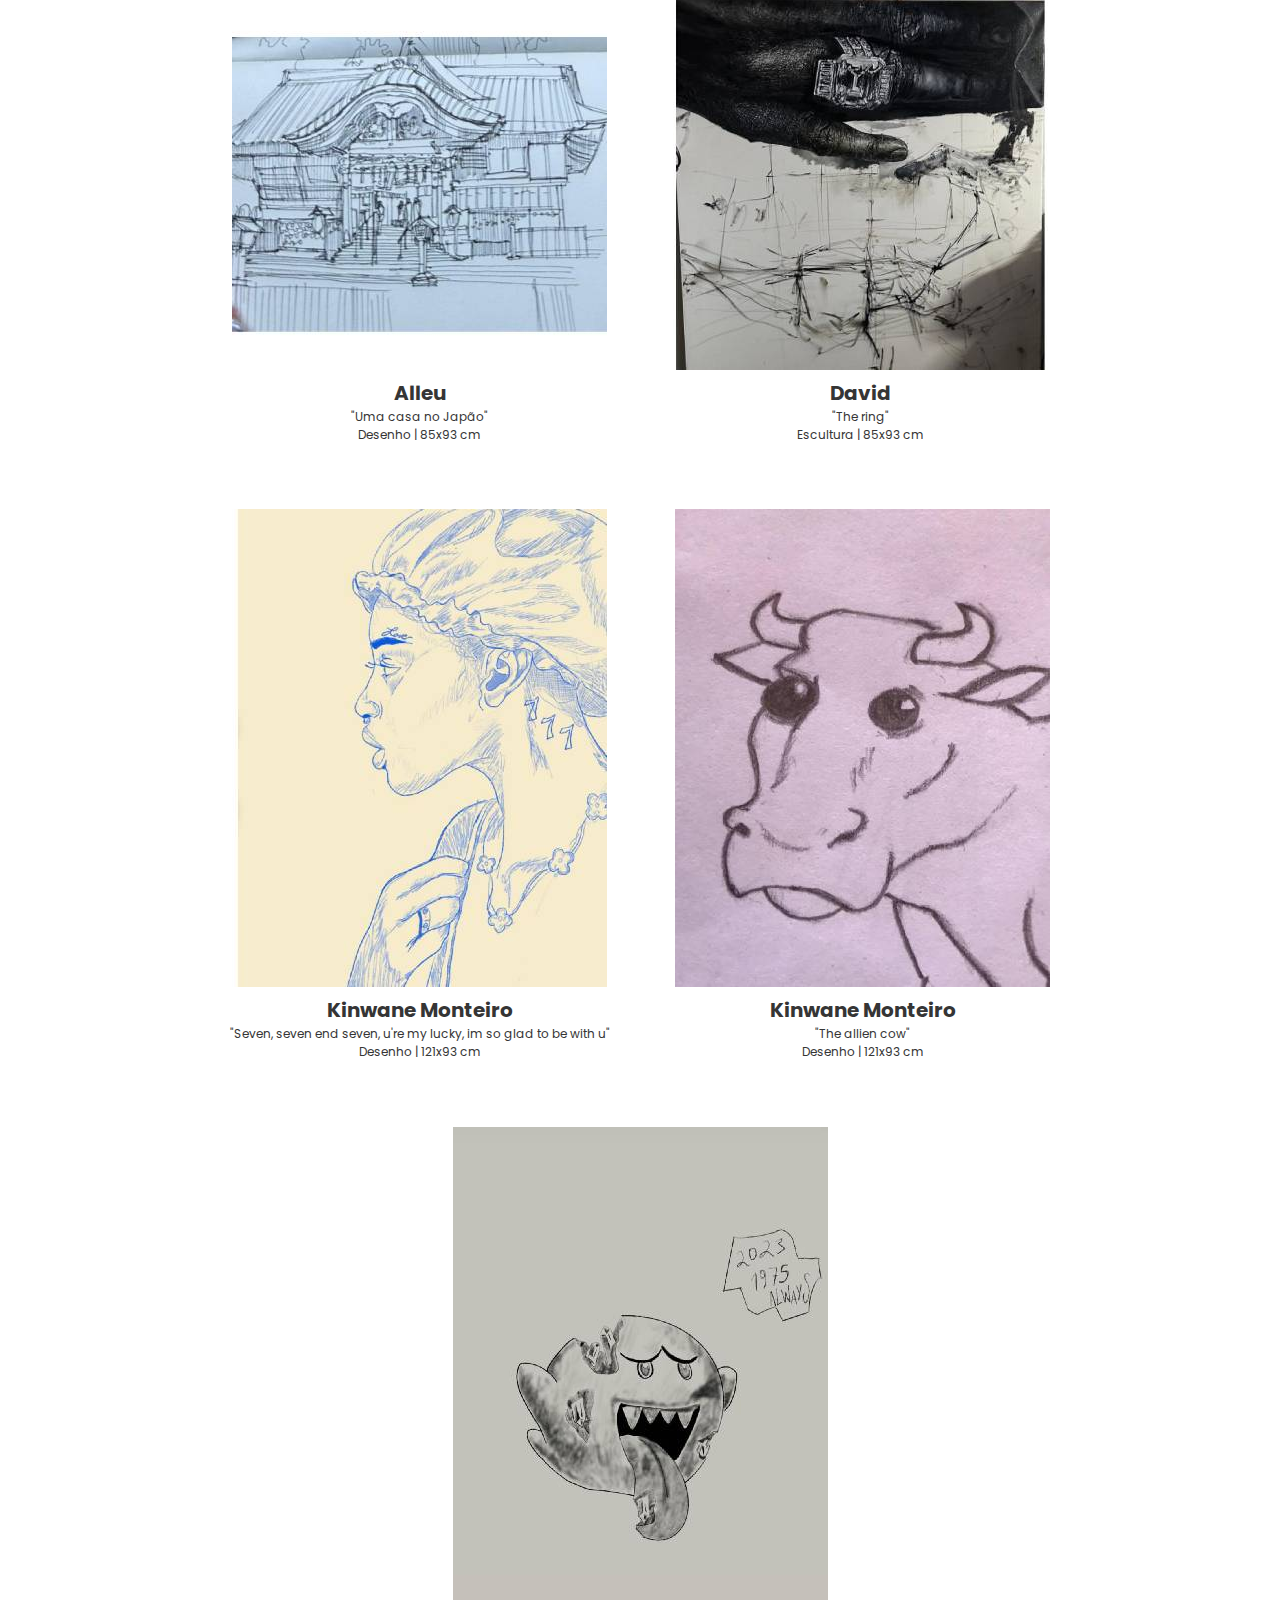
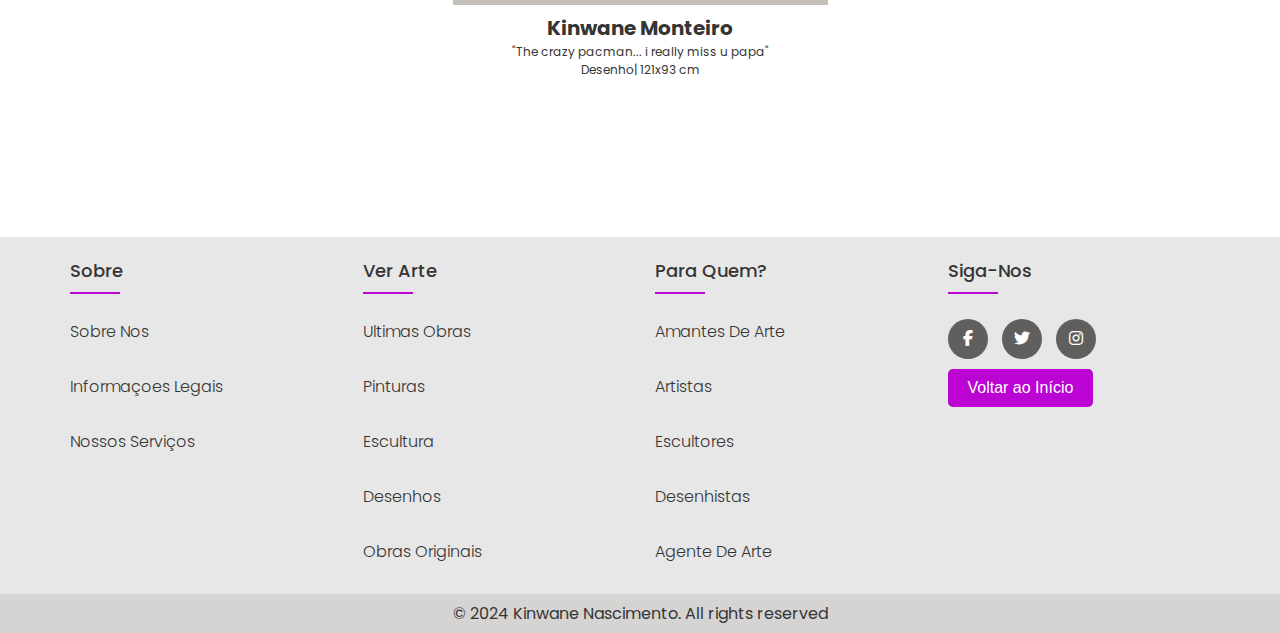
<file: desenhos.html>
<!DOCTYPE html>
<html lang="en">
<head>
    <meta charset="UTF-8">
    <meta name="viewport" content="width=device-width, initial-scale=1.0">
    <title>Lets Art Gallery</title>
    <link rel="stylesheet" href="galeria.css">
    <link rel="stylesheet" type="text/css" href="https://cdnjs.cloudflare.com/ajax/libs/font-awesome/6.5.2/css/all.min.css">
    <script src="script.js"></script>
</head>
<body>
    <!--AREA DO HEADER-->
      
    <header>
        <nav class="navegador">
            <div class="logo"> 
                <a href="galeria.html"><img src="LOGO1.png" alt="letsart" ></a> 
            </div>
            <div class="list">
                <ul>
                    <li class="item"> <a href="galeria.html">Ínicio</a></li>
                    <li class="item"> <a href="pinturas.html">Pinturas </a></li>
                    <li class="item"> <a href="esculturas.html">Escultura </a></li>
                    <li class="item"> <a href="desenhos.html">Desenhos </a></li>
                    <li class="item"> <a href="fotografias.html">Fotografias</a></li>
                    <li class="item"> <a href="artistas.html">Artistas</a></li>
                    <li class="item"> <a href="contatos.html">Contactos </a></li>
                </ul>
            </div>
            <div class="button-log">
                <button><a href="">Entrar</a></button>

            </div>
            <div class="mobile-icon">
                <button  onclick="menuShow()"><img class="icon" width="52px" height="52px" src="icone.jpg" alt=""></button>
            </div>
        </nav>
        <div class="mobile-menu">
            <ul>
                <li class="item"> <a href="galeria.html">Ínicio</a></li>
                <li class="item"> <a href="pinturas.html">Pinturas </a></li>
                <li class="item"> <a href="esculturas.html">Escultura </a></li>
                <li class="item"> <a href="desenhos.html">Desenhos </a></li>
                <li class="item"> <a href="fotografias.html">Fotografias</a></li>
                <li class="item"> <a href="artistas.html">Artistas</a></li>
                <li class="item"> <a href="contatos.html">Contactos </a></li>
            </ul>
            <div class="button-log">
                <button><a href="">Entrar</a></button>
    
            </div>
        </div>
        
     </header>
     <HR ALIGN=center WIDTH=100% SIZE=3 COLOR=black NOSHADE>
        
    <!--CORPO-->
    <main>
        <!--IMAGENS-->
        <div class="descricao-img">
            <h1>DESENHOS</h1>
            <p>Esta é a arte e a técnica do desenho. Através do ato de desenhar, uma imagem é capturada em papel, tela ou qualquer outro material,</p> 
            <p>utilizando diferentes técnicas. O desenho é uma forma de expressão gráfica no plano horizontal,</p> <p>ou seja, em duas dimensões. É também uma das artes visuais .</p>
        </div>
        <div class="gallery">
            <div class="image">
              <a href=""><img src="imag/afro.jpg" class="galeria-items" alt="Imagem 1"></a>
              <div class="description">
                <h1>V01</h1>
                <p>"A ni*ga"</p>
                <p>Ilustration | 94x93 cm</p>
              </div>
            </div>
            <div class="image">
              <a href=""><img src="imag/mib.jpg" class="galeria-items" alt="Imagem 2"></a>
              <div class="description"><h1>Alleu</h1>
                <p>"Suits"</p>
                <p>Desenho | 80x97 cm</p>
              </div>
            </div>
            <div class="image">
                <a href=""><img src="imag/hoods.jpg" class="galeria-items" alt="Imagem 3"></a>
                <div class="description"><h1>Alleu</h1>
                  <p>"Hoods: as ruas têm muita história. rua igaki-Japan"</p>
                  <p>Desenho | 121x100 cm</p>
                </div>
            </div>
            <div class="image">
                <a href=""><img src="imag/sans2.jpg" class="galeria-items" alt="Imagem 4"></a>
                <div class="description">
                  <h1>Onaki</h1>
                  <p>"Sans"</p>
                  <p>Desenho | 85x93 cm</p>
                </div>
            </div>
            <div class="image">
                <a href=""><img src="imag/japonese_house.jpg" class="galeria-items" alt="Imagem 5"></a>
                <div class="description">
                  <h1>Alleu</h1>
                  <p>"Uma casa no Japão"</p>
                  <p>Desenho | 85x93 cm</p>
                </div>
            </div>
            <div class="image">
                <a href=""><img src="imag/ring.jpg" class="galeria-items" alt="Imagem 6"></a>
                <div class="description">
                  <h1>David</h1>
                  <p>"The ring"</p>
                  <p>Escultura | 85x93 cm</p>
                </div>
            </div>
            <div class="image">
                <a href=""><img src="imag/seven.jpg" class="galeria-items" alt="Imagem 7"></a>
                <div class="description">
                  <h1>Kinwane Monteiro</h1>
                  <p>"Seven, seven end seven, u're my lucky, im so glad to be with u"</p>
                  <p>Desenho | 121x93 cm</p>
                </div>
            </div>
            <div class="image">
                <a href=""><img src="imag/cow.jpg" class="galeria-items" alt="Imagem 8"></a>
                <div class="description">
                  <h1>Kinwane Monteiro</h1>
                  <p>"The allien cow"</p>
                  <p>Desenho | 121x93 cm</p>
                </div>
            </div>
            <div class="image">
                <a href=""><img src="imag/pacman.jpg" class="galeria-items" alt="Imagem 9"></a>
                <div class="description">
                  <h1>Kinwane Monteiro</h1>
                  <p>"The crazy pacman... i really miss u papa"</p>
                  <p>Desenho| 121x93 cm</p>
                </div>
            </div>

        </div>


    </main>




    <!--FOOTER-->

    <footer class="footer">
        <div class="container">
            <div class="row">
                <div class="footer-col">
                    <h4>Sobre</h4>
                    <ul>
                        <li><a href="sobreNos.html">sobre nos</a></li>
                        <li><a href="sobreNos.html">informaçoes legais</a></li>
                        <li><a href="">nossos serviços</a></li>
                    </ul>
                </div>
                <div class="footer-col">
                    <h4>Ver Arte</h4>
                    <ul>
                        <li><a href="galeria.html">Ultimas Obras</a></li>
                        <li><a href="pinturas.html">Pinturas</a></li>
                        <li><a href="esculturas.html">Escultura</a></li>
                        <li><a href="desenhos.html">Desenhos</a></li>
                        <li><a href="">Obras Originais</a></li>
                    </ul>
                </div>
                <div class="footer-col">
                    <h4>Para quem?</h4>
                    <ul>
                        <li><a href="">Amantes de arte</a></li>
                        <li><a href="artistas.html">Artistas</a></li>
                        <li><a href="">Escultores</a></li>
                        <li><a href="">Desenhistas</a></li>
                        <li><a href="">Agente de Arte</a></li>
                    </ul>
                </div>
                <div class="footer-col">
                    <h4>Siga-nos</h4>
                    <div class="midia">
                        <a href="https://www.facebook.com/?hrc=1&paipv=0&eav=Afa0cQKyYNvMSW9lsu97sN9BYknx1Y1yTCMDWRnmYDibIDWCSVicOV4V3ii8nJlTQ5E&wtsid=rdr_0EdfAWiLEmjFaIDsY&refsrc=deprecated&_rdr"><i class="fab fa-facebook-f"></i></a>
                        <a href=""><i class="fab fa-twitter"></i></a>
                        <a href="https://www.instagram.com/killer.chx?igsh=MWdsMXFqOTRlYWQyNA%3D%3D&utm_source=qr"><i class="fab fa-instagram"></i></a>
                    </div>
                    <button id="back-to-top" onclick="scrollToTop()">Voltar ao Início</button>
                </div>
            </div>
        </div>
        <div class="bottom"><p>&copy; 2024 Kinwane Nascimento. All rights reserved</p></div>

    </footer>

</body>
</html>
</file>
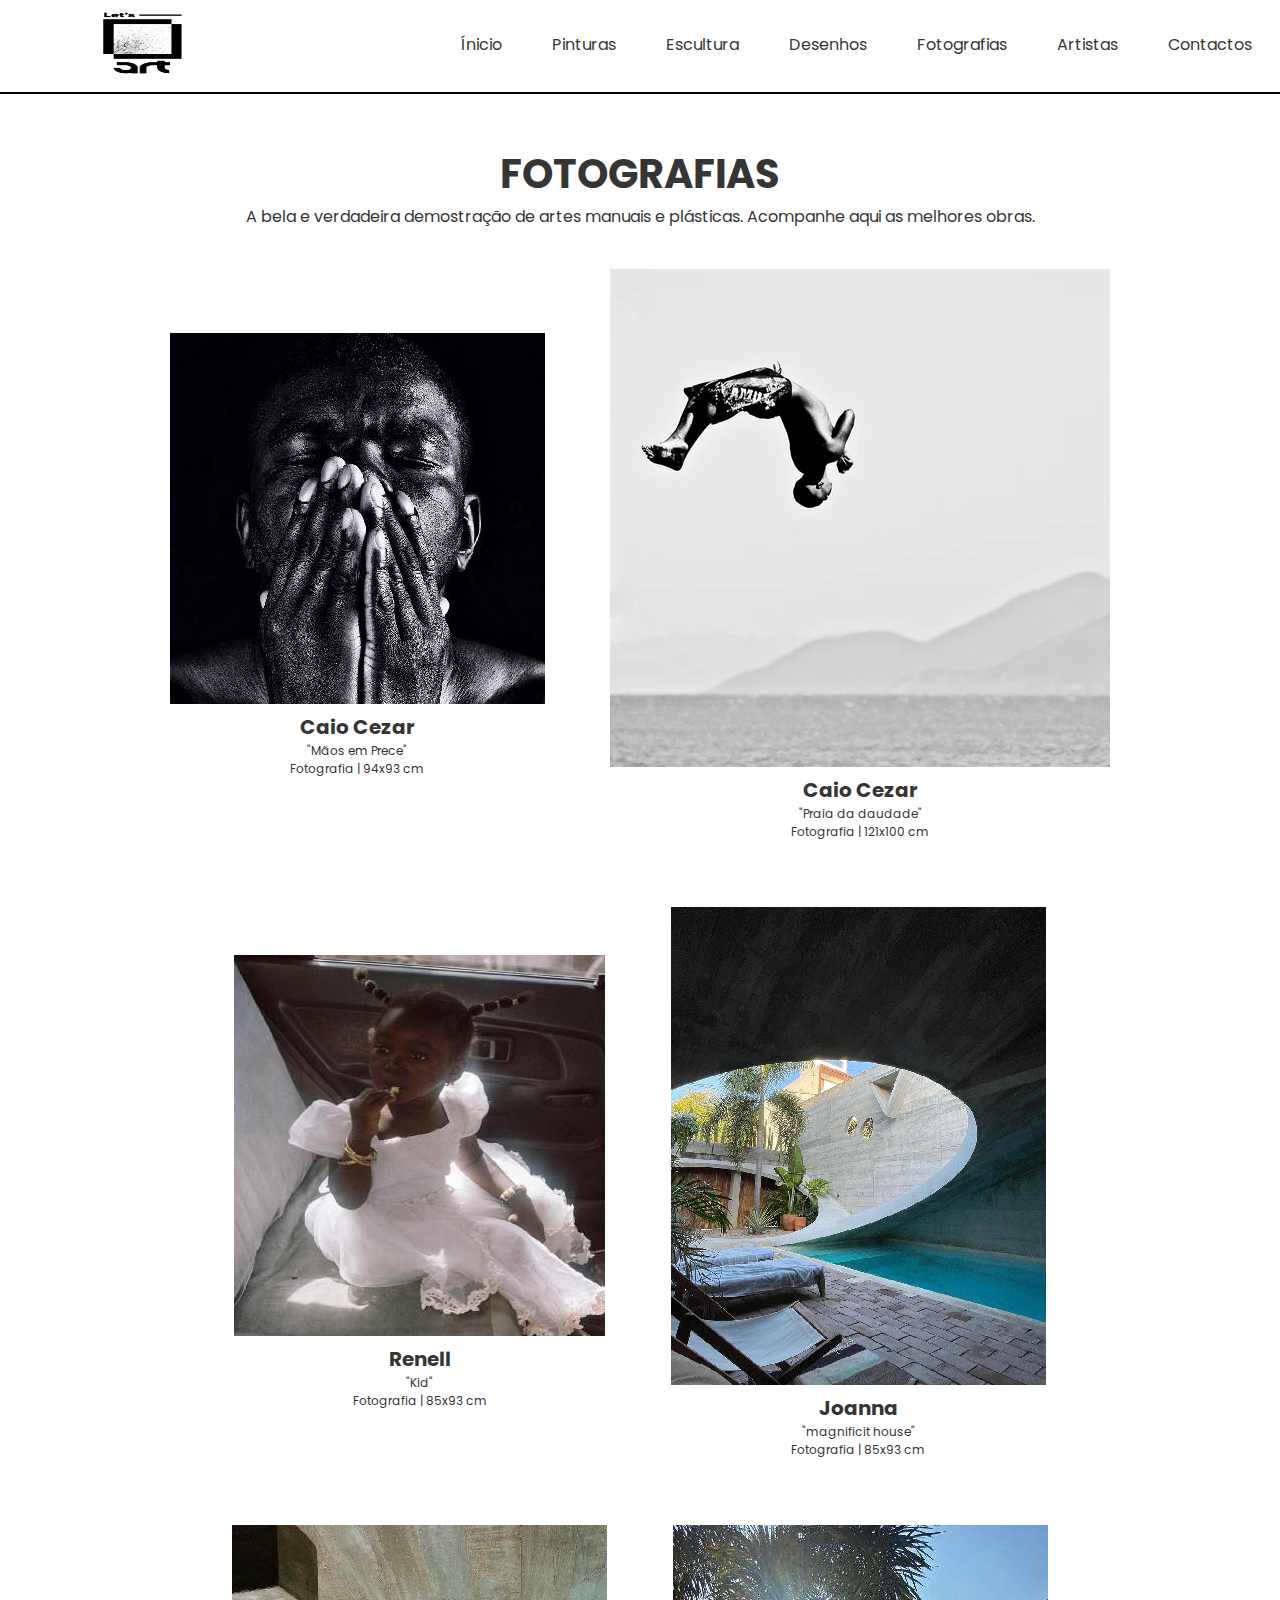
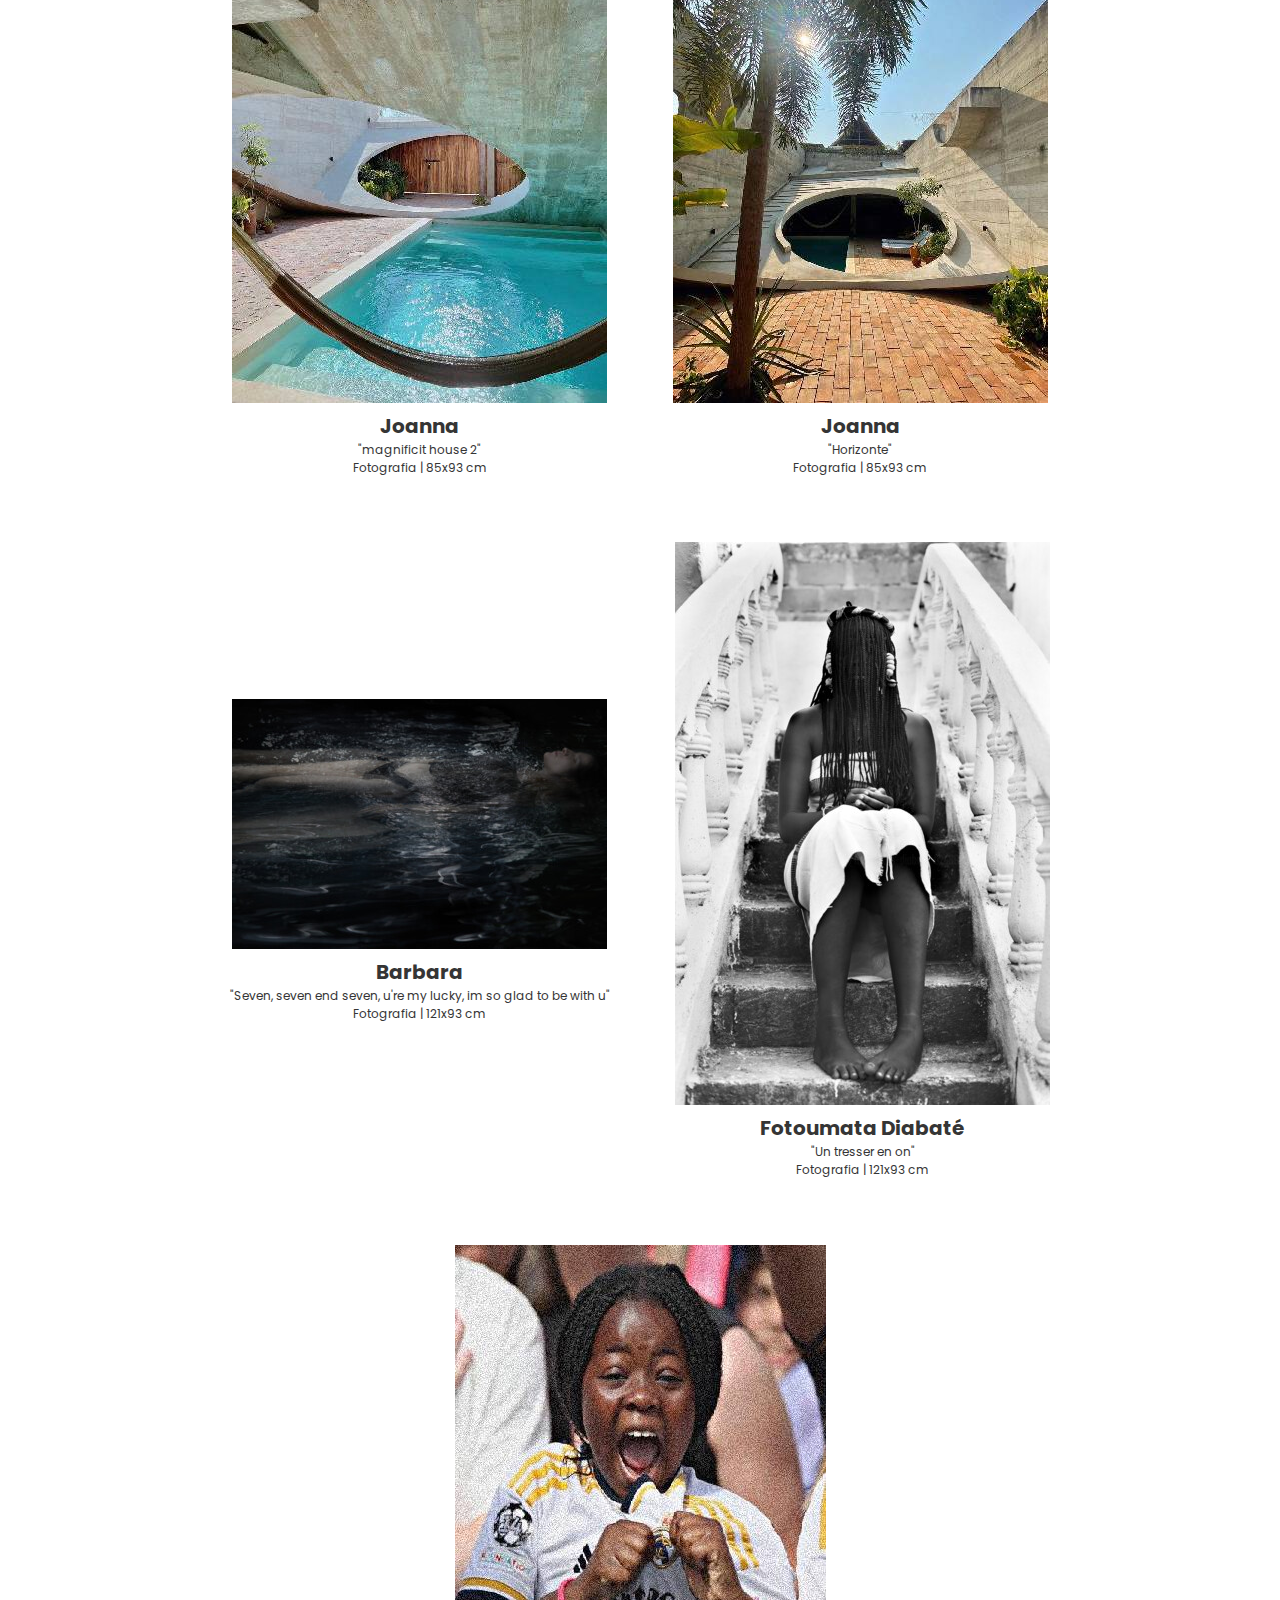
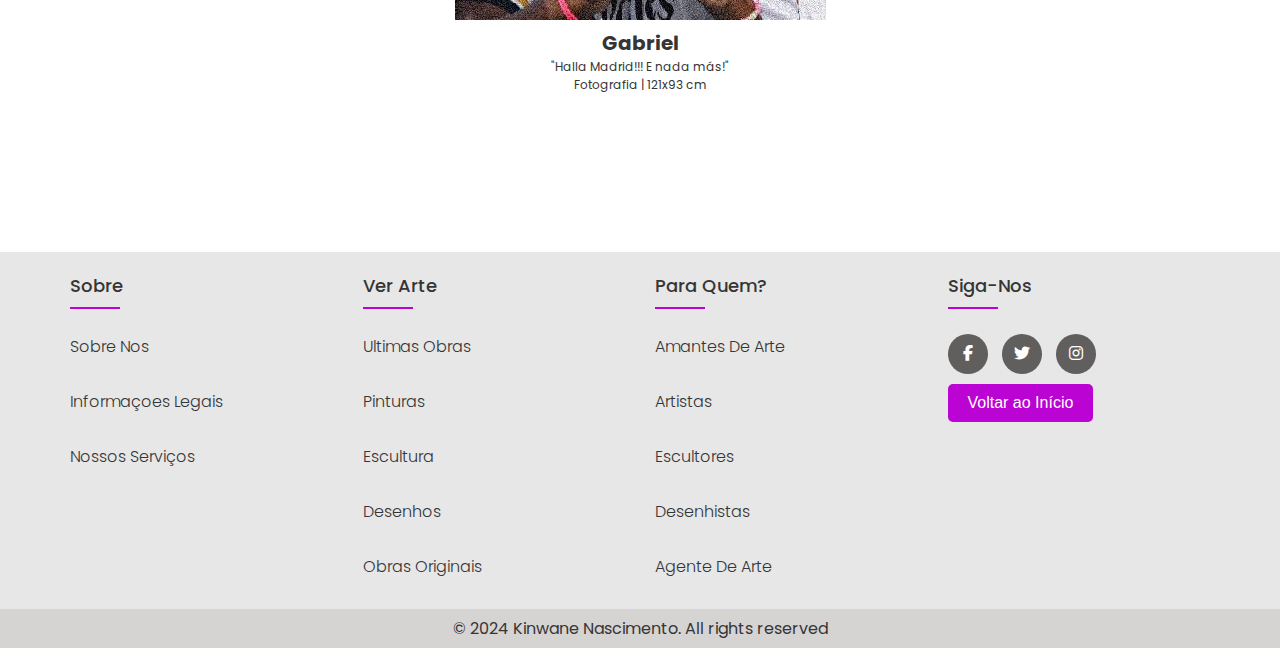
<file: fotografias.html>
<!DOCTYPE html>
<html lang="en">
<head>
    <meta charset="UTF-8">
    <meta name="viewport" content="width=device-width, initial-scale=1.0">
    <title>Lets Art Gallery</title>
    <link rel="stylesheet" href="galeria.css">
    <link rel="stylesheet" type="text/css" href="https://cdnjs.cloudflare.com/ajax/libs/font-awesome/6.5.2/css/all.min.css">
    <script src="script.js"></script>
</head>
<body>
    <!--AREA DO HEADER-->
      
    <header>
        <nav class="navegador">
            <div class="logo"> 
                <a href="galeria.html"><img src="LOGO1.png" alt="letsart" ></a> 
            </div>
            <div class="list">
                <ul>
                    <li class="item"> <a href="galeria.html">Ínicio</a></li>
                    <li class="item"> <a href="pinturas.html">Pinturas </a></li>
                    <li class="item"> <a href="esculturas.html">Escultura </a></li>
                    <li class="item"> <a href="desenhos.html">Desenhos </a></li>
                    <li class="item"> <a href="fotografias.html">Fotografias</a></li>
                    <li class="item"> <a href="artistas.html">Artistas</a></li>
                    <li class="item"> <a href="contatos.html">Contactos </a></li>
                </ul>
            </div>
            <div class="button-log">
                <button><a href="login.html">Entrar</a></button>

            </div>
            <div class="mobile-icon">
                <button  onclick="menuShow()"><img class="icon" width="52px" height="52px" src="icone.jpg" alt=""></button>
            </div>
        </nav>
        <div class="mobile-menu">
            <ul>
                <li class="item"> <a href="galeria.html">Ínicio</a></li>
                <li class="item"> <a href="pinturas.html">Pinturas </a></li>
                <li class="item"> <a href="esculturas.html">Escultura </a></li>
                <li class="item"> <a href="desenhos.html">Desenhos </a></li>
                <li class="item"> <a href="fotografias.html">Fotografias</a></li>
                <li class="item"> <a href="artistas.html">Artistas</a></li>
                <li class="item"> <a href="contatos.html">Contactos </a></li>
            </ul>
            <div class="button-log">
                <button><a href="">Entrar</a></button>
    
            </div>
        </div>
        
     </header>
     <HR ALIGN=center WIDTH=100% SIZE=3 COLOR=black NOSHADE>
        
    <!--CORPO-->
    <main>
        <!--IMAGENS-->
        <div class="descricao-img">
            <h1>FOTOGRAFIAS</h1>
            <p>A bela e verdadeira demostração de artes manuais e plásticas. Acompanhe aqui as melhores obras.</p>
        </div>
        <div class="gallery">
            <div class="image">
              <a href=""><img src="imag/maosemprece1.jpg" class="galeria-items" alt="Imagem 1"></a>
              <div class="description">
                <h1>Caio Cezar</h1>
                <p>"Mãos em Prece"</p>
                <p>Fotografia | 94x93 cm</p>
              </div>
            </div>
            <div class="image">
              <a href=""><img src="imag/praia_da_saudade.png" class="galeria-items" alt="Imagem 2"></a>
              <div class="description"><h1>Caio Cezar</h1>
                <p>"Praia da daudade"</p>
                <p>Fotografia | 121x100 cm</p>
              </div>
            </div>
            <div class="image">
                <a href=""><img src="imag/kid2.jpg" class="galeria-items" alt="Imagem 3"></a>
                <div class="description"><h1>Renell</h1>
                    <p>"Kid"</p>
                    <p>Fotografia | 85x93 cm</p>
                </div>
            </div>
            <div class="image">
                <a href=""><img src="imag/arc.png" class="galeria-items" alt="Imagem 4"></a>
                <div class="description">
                  <h1>Joanna</h1>
                  <p>"magnificit house"</p>
                  <p>Fotografia | 85x93 cm</p>
                </div>
            </div>
            <div class="image">
                <a href=""><img src="imag/arq.jpg" class="galeria-items" alt="Imagem 5"></a>
                <div class="description">
                  <h1>Joanna</h1>
                  <p>"magnificit house 2"</p>
                  <p>Fotografia | 85x93 cm</p>
                </div>
            </div>
            <div class="image">
                <a href=""><img src="imag/Horizon.jpg" class="galeria-items" alt="Imagem 6"></a>
                <div class="description">
                  <h1>Joanna</h1>
                  <p>"Horizonte"</p>
                  <p>Fotografia | 85x93 cm</p>
                </div>
            </div>
            <div class="image">
                <a href=""><img src="imag/morgane.jpg" class="galeria-items" alt="Imagem 7"></a>
                <div class="description">
                  <h1>Barbara</h1>
                  <p>"Seven, seven end seven, u're my lucky, im so glad to be with u"</p>
                  <p>Fotografia | 121x93 cm</p>
                </div>
            </div>
            <div class="image">
                <a href=""><img src="imag/fatoumata.jpg" class="galeria-items" alt="Imagem 8"></a>
                <div class="description">
                  <h1>Fotoumata Diabaté</h1>
                  <p>"Un tresser en on"</p>
                  <p>Fotografia | 121x93 cm</p>
                </div>
            </div>
            <div class="image">
                <a href=""><img src="imag/madrid.jpg" class="galeria-items" alt="Imagem 8"></a>
                <div class="description">
                  <h1>Gabriel</h1>
                  <p>"Halla Madrid!!! E nada más!"</p>
                  <p>Fotografia | 121x93 cm</p>
                </div>
            </div>

        </div>


    </main>




    <!--FOOTER-->

    <footer class="footer">
        <div class="container">
            <div class="row">
                <div class="footer-col">
                    <h4>Sobre</h4>
                    <ul>
                        <li><a href="sobreNos.html">sobre nos</a></li>
                        <li><a href="sobreNos.html">informaçoes legais</a></li>
                        <li><a href="">nossos serviços</a></li>
                    </ul>
                </div>
                <div class="footer-col">
                    <h4>Ver Arte</h4>
                    <ul>
                        <li><a href="galeria.html">Ultimas Obras</a></li>
                        <li><a href="pinturas.html">Pinturas</a></li>
                        <li><a href="esculturas.html">Escultura</a></li>
                        <li><a href="desenhos.html">Desenhos</a></li>
                        <li><a href="">Obras Originais</a></li>
                    </ul>
                </div>
                <div class="footer-col">
                    <h4>Para quem?</h4>
                    <ul>
                        <li><a href="">Amantes de arte</a></li>
                        <li><a href="artistas.html">Artistas</a></li>
                        <li><a href="">Escultores</a></li>
                        <li><a href="">Desenhistas</a></li>
                        <li><a href="">Agente de Arte</a></li>
                    </ul>
                </div>
                <div class="footer-col">
                    <h4>Siga-nos</h4>
                    <div class="midia">
                        <a href="https://www.facebook.com/?hrc=1&paipv=0&eav=Afa0cQKyYNvMSW9lsu97sN9BYknx1Y1yTCMDWRnmYDibIDWCSVicOV4V3ii8nJlTQ5E&wtsid=rdr_0EdfAWiLEmjFaIDsY&refsrc=deprecated&_rdr"><i class="fab fa-facebook-f"></i></a>
                        <a href=""><i class="fab fa-twitter"></i></a>
                        <a href="https://www.instagram.com/killer.chx?igsh=MWdsMXFqOTRlYWQyNA%3D%3D&utm_source=qr"><i class="fab fa-instagram"></i></a>
                    </div>
                    <button id="back-to-top" onclick="scrollToTop()">Voltar ao Início</button>
                </div>
            </div>
        </div>
        <div class="bottom"><p>&copy; 2024 Kinwane Nascimento. All rights reserved</p></div>

    </footer>


</body>
</html>
</file>
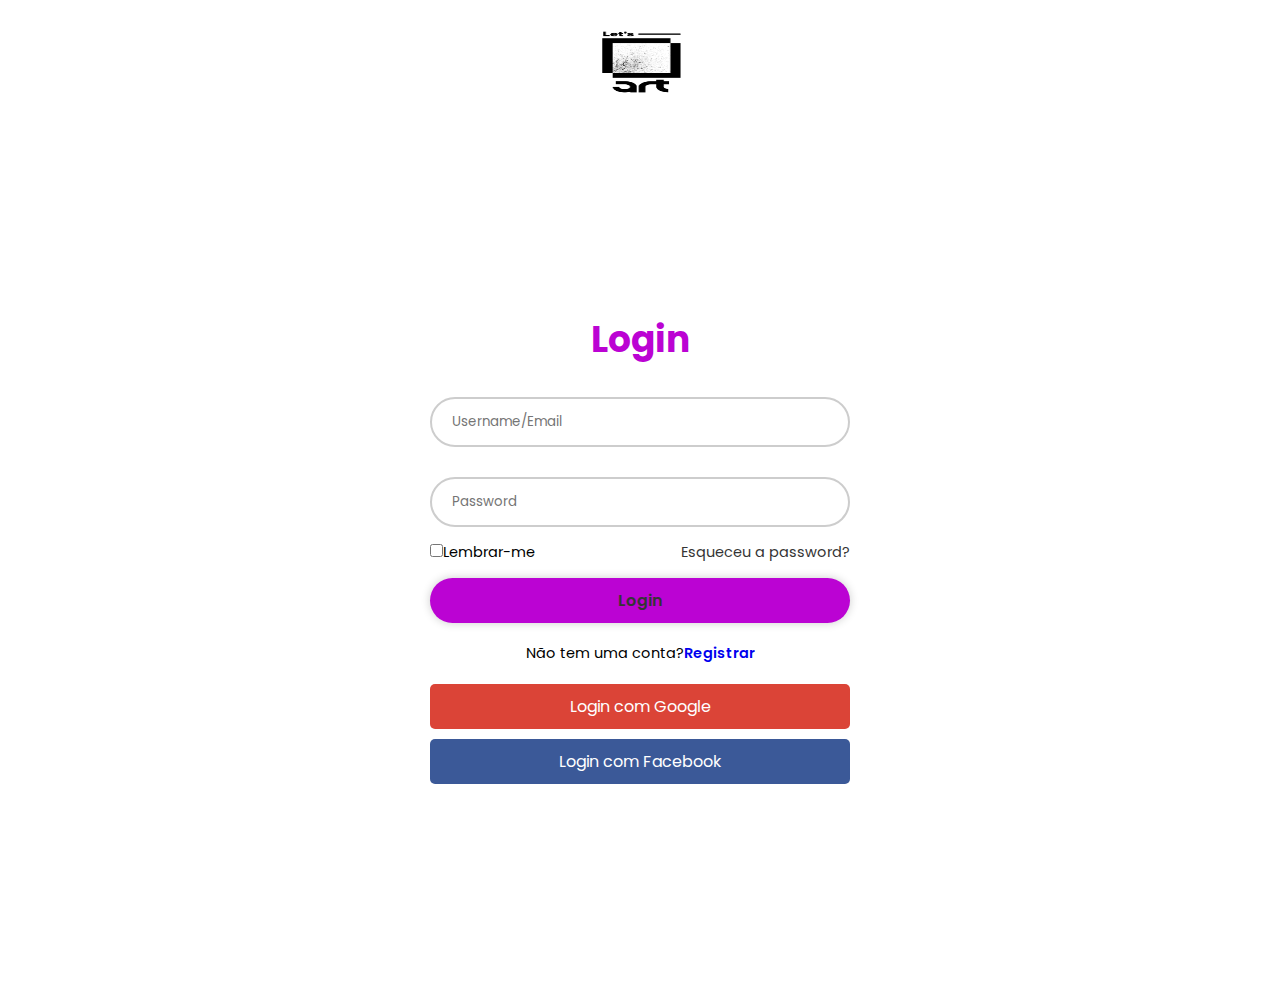
<file: login.html>
<!DOCTYPE html>
<html lang="en">
<head>
  <meta charset="UTF-8">
  <meta name="viewport" content="width=device-width, initial-scale=1.0">
  <title>Login e Cadastro</title>
  <link rel="stylesheet" href="loginstyle.css">
  <script src="Js/login.js"></script>
  <link href='https://unpkg.com/boxicons@2.1.4/css/boxicons.min.css' rel='stylesheet'>
</head>
<body>

    <header>
            <div class="logo"> 
                <a href="galeria.html"><img src="LOGO1.png" alt="letsart" ></a> 
            </div>
        
     </header>
  <div class="maior">
   <div class="wrapper">
    <form action="">
        <h1>Login</h1>
        <div class="input-box">
            <input type="email" placeholder="Username/Email" name="email" id="email">
           <!-- <i class='bx bxs-user'></i> -->
        </div>
        <div class="input-box">
            <input type="password" placeholder="Password" name="password"  id="password">
            <!-- <i class='bx bxs-lock-alt' ></i> -->
        </div>
        <div class="remember">
            <label for=""><input type="checkbox">Lembrar-me</label>
            <a href="">Esqueceu a password?</a>
        </div>
        <input type="button" id="loginButton" value="Login" class="btn">
        <div class="register-link">
            <p>Não tem uma conta?<a href="registrar.html">Registrar</a></p>
        </div>
    </form>
    <div class="social-login">
        <button id="googleLogin" class="social-button">Login com Google</button>
        <button id="facebookLogin" class="social-button">Login com Facebook</button>
    </div>
    <div id="confirmationMessage" style="display: none;">
        <p>Login realizado com sucesso!</p>
    </div>
   </div>
 </div>
 <script src="https://apis.google.com/js/platform.js" async defer></script>
 <!-- SDK do Facebook -->
 <script async defer crossorigin="anonymous" src="https://connect.facebook.net/pt_BR/sdk.js"></script>
 <meta name="https://console.cloud.google.com/apis/credentials/oauthclient/364731968746-t971ounf3ijc0sjueifra5hb59d49o95.apps.googleusercontent.com?authuser=1&project=letsart-428310" content="364731968746-t971ounf3ijc0sjueifra5hb59d49o95.apps.googleusercontent.com">
 <script src="https://code.jquery.com/jquery-3.6.0.min.js"></script>
 <script src="Js/login.js"></script>

</body>
</html>
</file>
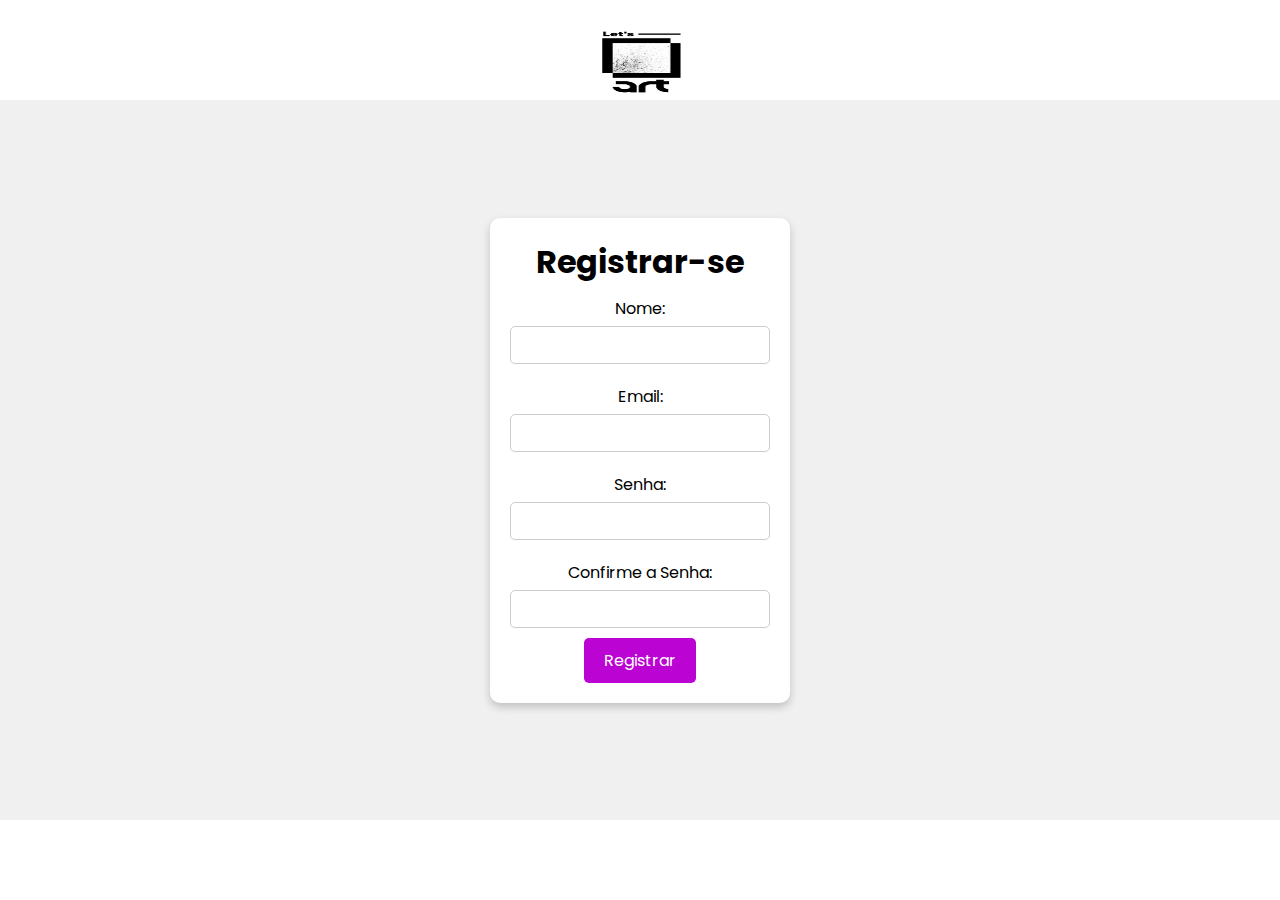
<file: registrar.html>
<!DOCTYPE html>
<html lang="en">
<head>
  <meta charset="UTF-8">
  <meta name="viewport" content="width=device-width, initial-scale=1.0">
  <title>Login e Cadastro</title>
  <link rel="stylesheet" href="registrarstyle.css">
  <link href='https://unpkg.com/boxicons@2.1.4/css/boxicons.min.css' rel='stylesheet'>
  <script src="Js/reg.js"></script>
</head>
<body>

    <header>
            <div class="logo"> 
                <a href="galeria.html"><img src="LOGO1.png" alt="letsart" ></a> 
            </div>
        
     </header>
    
     <div class="formDiv">
        <div class="form-container">
            <form id="registerForm">
                <h1>Registrar-se</h1>
                <label for="name">Nome:</label>
                <input type="text" id="name" name="name" required>
                <label for="email">Email:</label>
                <input type="email" id="email" name="email" required>
                <label for="password">Senha:</label>
                <input type="password" id="password" name="password" required>
                <label for="confirmPassword">Confirme a Senha:</label>
                <input type="password" id="confirmPassword" name="confirmPassword" required>
                <input type="button" value="Registrar" id="submitButton">
            </form>
            <div id="confirmationMessage" style="display: none;">
                <p>Registro realizado com sucesso!</p>
            </div>
        </div>
     </div>
    <script src="https://code.jquery.com/jquery-3.6.0.min.js"></script>
    <script src="Js/reg.js"></script>
     
     
     
</body>
</html>
</file>
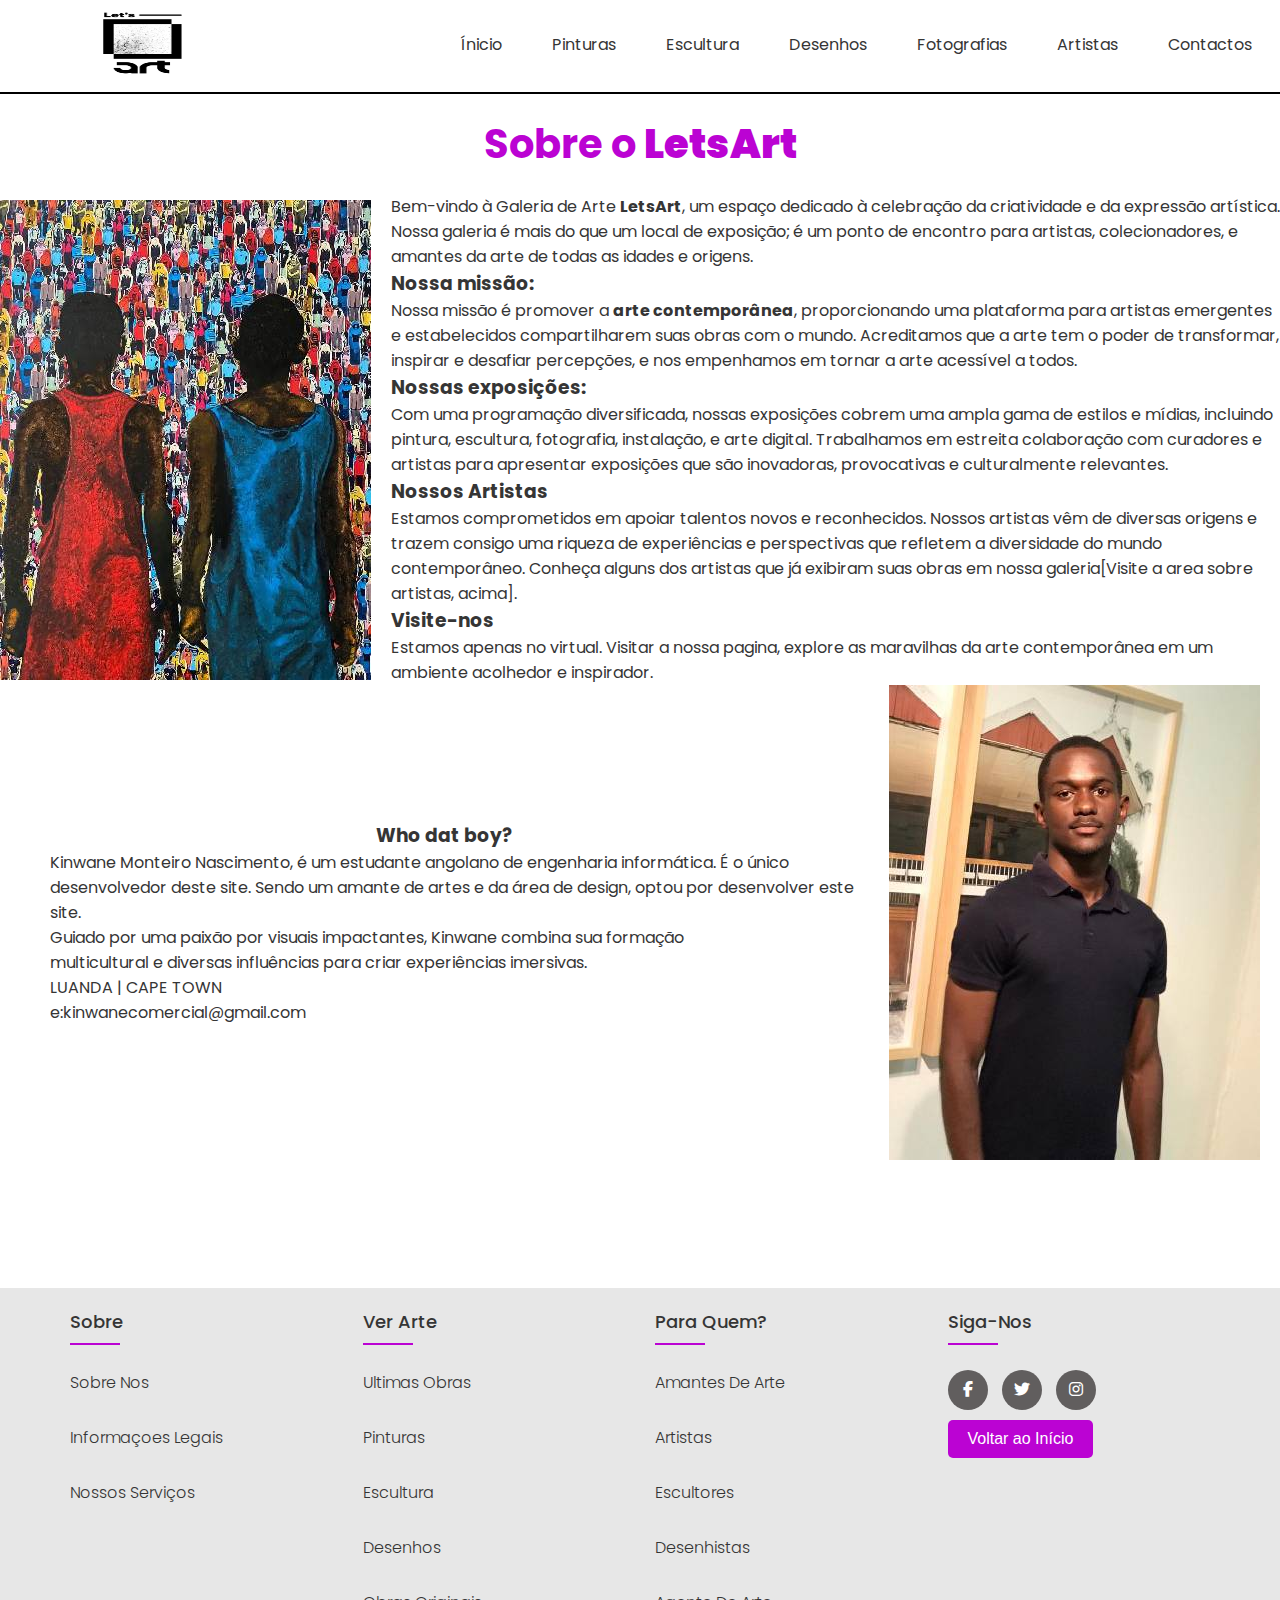
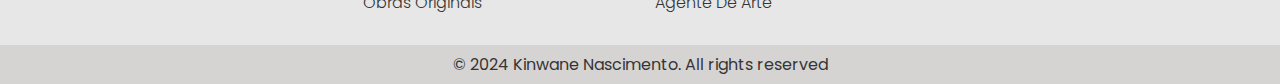
<file: sobreNos.html>
<!DOCTYPE html>
<html lang="en">
<head>
    <meta charset="UTF-8">
    <meta name="viewport" content="width=device-width, initial-scale=1.0">
    <title>Lets Art Gallery</title>
    <link rel="stylesheet" href="galeria.css">
    <link rel="stylesheet" href="artistas.css">
    <link rel="stylesheet" type="text/css" href="https://cdnjs.cloudflare.com/ajax/libs/font-awesome/6.5.2/css/all.min.css">
    <script src="script.js"></script>
</head>
<body>
    <!--AREA DO HEADER-->
      
    <header>
        <nav class="navegador">
            <div class="logo"> 
                <a href="galeria.html"><img src="LOGO1.png" alt="letsart" ></a> 
            </div>
            <div class="list">
                <ul>
                    <li class="item"> <a href="galeria.html">Ínicio</a></li>
                    <li class="item"> <a href="pinturas.html">Pinturas </a></li>
                    <li class="item"> <a href="esculturas.html">Escultura </a></li>
                    <li class="item"> <a href="desenhos.html">Desenhos </a></li>
                    <li class="item"> <a href="fotografias.html">Fotografias</a></li>
                    <li class="item"> <a href="artistas.html">Artistas</a></li>
                    <li class="item"> <a href="contatos.html">Contactos </a></li>
                </ul>
            </div>
            <div class="button-log">
                <button><a href="login.html">Entrar</a></button>

            </div>
            <div class="mobile-icon">
                <button  onclick="menuShow()"><img class="icon" width="52px" height="52px" src="icone.jpg" alt=""></button>
            </div>
        </nav>
        <div class="mobile-menu">
            <ul>
                <li class="item"> <a href="galeria.html">Ínicio</a></li>
                <li class="item"> <a href="pinturas.html">Pinturas </a></li>
                <li class="item"> <a href="esculturas.html">Escultura </a></li>
                <li class="item"> <a href="desenhos.html">Desenhos </a></li>
                <li class="item"> <a href="fotografias.html">Fotografias</a></li>
                <li class="item"> <a href="artistas.html">Artistas</a></li>
                <li class="item"> <a href="contatos.html">Contactos </a></li>
            </ul>
            <div class="button-log">
                <button><a href="">Entrar</a></button>
    
            </div>
        </div>
        
     </header>
     <HR ALIGN=center WIDTH=100% SIZE=3 COLOR=black NOSHADE>
        
    <!--CORPO-->
    <main>
        <div class="titulo">
            <h1>Sobre o <b>LetsArt</b></h1>
        </div>
        <div class="image-text-wrapper">
            <img src="imag/ruas.jpg" alt="Descrição da imagem" class="imagem">
            <div class="text">
                <p>
                    Bem-vindo à Galeria de Arte <b>LetsArt</b>, um espaço dedicado à celebração da criatividade e da expressão artística. 
                    Nossa galeria é mais do que um local de exposição; é um ponto de encontro para artistas, colecionadores, e amantes da arte de 
                    todas as idades e origens.</p>
                    <h3>Nossa missão:</h3>
                    <p>Nossa missão é promover a <b>arte contemporânea</b>, proporcionando uma plataforma para artistas emergentes e estabelecidos compartilharem 
                        suas obras com o mundo. Acreditamos que a arte tem o poder de transformar, inspirar e desafiar percepções, e nos empenhamos em 
                        tornar a arte acessível a todos.</p>
                    <h3>Nossas exposições:</h3>
                    <p>Com uma programação diversificada, nossas exposições cobrem uma ampla gama de estilos e mídias, incluindo pintura, escultura, fotografia, instalação, 
                        e arte digital. Trabalhamos em estreita colaboração com curadores e artistas para apresentar exposições que são inovadoras, provocativas e culturalmente relevantes.</p>
                    <h3>Nossos Artistas</h3>
                    <p>Estamos comprometidos em apoiar talentos novos e reconhecidos. Nossos artistas vêm de diversas origens e trazem consigo uma riqueza de experiências e 
                        perspectivas que refletem a diversidade do mundo contemporâneo. Conheça alguns dos artistas que já exibiram suas obras em nossa galeria[Visite a area 
                        sobre artistas, acima]. </p>
                    <h3>Visite-nos</h3>
                    <p>Estamos apenas no virtual. Visitar a nossa pagina, explore as maravilhas da arte contemporânea em um 
                        ambiente acolhedor e inspirador.</p>
            </div>
        </div>

        <div class="image-text-wrapper">
            <div class="text">
                <h3 style="text-align: center;">Who dat boy?</h3>
                <p style="padding-left: 50px; padding-right: 20px;">Kinwane Monteiro Nascimento, é um estudante angolano de engenharia informática. É o único desenvolvedor deste 
                    site. Sendo um amante de artes e da área de design, optou por desenvolver este site.
                </p>
                <p style="padding-left: 50px; padding-right: 20%;">Guiado por uma paixão por visuais impactantes, Kinwane combina sua formação multicultural e diversas influências 
                    para criar experiências imersivas. <br> LUANDA | CAPE TOWN <br>e:kinwanecomercial@gmail.com </p>
            </div>
            <img src="imag/dev.jpg" alt="Descrição da imagem" class="imagem">
        </div>
    </main>




    <!--FOOTER-->

    <footer class="footer">
        <div class="container">
            <div class="row">
                <div class="footer-col">
                    <h4>Sobre</h4>
                    <ul>
                        <li><a href="sobreNos.html">sobre nos</a></li>
                        <li><a href="sobreNos.html">informaçoes legais</a></li>
                        <li><a href="">nossos serviços</a></li>
                    </ul>
                </div>
                <div class="footer-col">
                    <h4>Ver Arte</h4>
                    <ul>
                        <li><a href="galeria.html">Ultimas Obras</a></li>
                        <li><a href="pinturas.html">Pinturas</a></li>
                        <li><a href="esculturas.html">Escultura</a></li>
                        <li><a href="desenhos.html">Desenhos</a></li>
                        <li><a href="">Obras Originais</a></li>
                    </ul>
                </div>
                <div class="footer-col">
                    <h4>Para quem?</h4>
                    <ul>
                        <li><a href="">Amantes de arte</a></li>
                        <li><a href="artistas.html">Artistas</a></li>
                        <li><a href="">Escultores</a></li>
                        <li><a href="">Desenhistas</a></li>
                        <li><a href="">Agente de Arte</a></li>
                    </ul>
                </div>
                <div class="footer-col">
                    <h4>Siga-nos</h4>
                    <div class="midia">
                        <a href="https://www.facebook.com/?hrc=1&paipv=0&eav=Afa0cQKyYNvMSW9lsu97sN9BYknx1Y1yTCMDWRnmYDibIDWCSVicOV4V3ii8nJlTQ5E&wtsid=rdr_0EdfAWiLEmjFaIDsY&refsrc=deprecated&_rdr"><i class="fab fa-facebook-f"></i></a>
                        <a href=""><i class="fab fa-twitter"></i></a>
                        <a href="https://www.instagram.com/killer.chx?igsh=MWdsMXFqOTRlYWQyNA%3D%3D&utm_source=qr"><i class="fab fa-instagram"></i></a>
                    </div>
                    <button id="back-to-top" onclick="scrollToTop()">Voltar ao Início</button>
                </div>
            </div>
        </div>
        <div class="bottom"><p>&copy; 2024 Kinwane Nascimento. All rights reserved</p></div>

    </footer>


</body>
</html>
</file>
<file: galeria.css>
@import url('https://fonts.googleapis.com/css2?family=Poppins:ital,wght@0,100;0,200;0,300;0,400;0,500;0,600;0,700;0,800;0,900;1,100;1,200;1,300;1,400;1,500;1,600;1,700;1,800;1,900&display=swap');
* {
    margin: 0;
    padding: 0;
    box-sizing: border-box;
}

body {
    background-color: #fff;/**/
    color: #353535;
    font-family: 'Poppins', sans-serif;
}
.navegador{
    display: flex;
    justify-content: space-between;
    padding: 0.7rem 6rem;
}
.list{display: flex; }
.list ul{display: flex; justify-content: right; list-style: none; align-items: right; margin-left: 250px; margin-top: 21px;}

.item{margin: 0 15px;}
.navegador a{
    text-decoration: none;
    color: #353535;
    font-size: 1rem;
}
.button-log button{
    border: none;
    background-color: #bb03d3;
    padding: 10px 15px;
    border-radius: 5px;
    margin: 15px;
}
.button-log button:hover{background-color: #353535;}
.button-log button a{
    text-decoration: none;
    color: #fff;
}
.mobile-icon{
    display: none;
}
.mobile-menu{
    display: none;
}
@media screen and (max-width: 730px) {
    .navegador{ padding: 0.7rem 6rem;}
    .item{display: none;}
    .button-log{display: none;}
    .mobile-icon{display: block;}
    .mobile-icon button{ background-color: transparent; border: none; cursor: pointer;}
    .mobile-menu ul{display: flex; flex-direction: column; text-align: center; padding-bottom: 1rem;}
    .mobile-menu a{text-decoration: none;
        color: #353535;
        font-size: 1.15rem;}
    .mobile-menu .item{display: block; padding-top: 1.2rem;}
    .mobile-menu .button-log{display: block; padding: 1rem 2rem;}
    .mobile-menu .button-log button{width: 100%;}
    .open{display: block;}
}

@media (max-width: 600px) {

    HR{
        height: 1px;  /* Ajuste a altura da linha em telas menores, se necessário */
        margin-top: 5px;
        margin-bottom: 5px;
    }
}
/*.navegador ul {display: flex; margin-left: 550px;}
.navegador ul li{
    display: inline;
}
.navegador ul li a{
    text-decoration: none;
    align-items: right;
    justify-content: right;
    display: inline-block;
    color: #353535;
    padding: 20px;
    transition: 0.3s;

}*/
.navegador ul li a{color: #353535; padding: 10px; transition: 0.3s;}
.navegador li a:hover{ background-color: #bb03d3;}
.logo{
    display: flex;
    align-items: center;
    /*position: absolute;
    padding: 5px;
    height: 63px;
    left: 8%;
    width: 90px;*/
}
.logo img{
    height: 63px;
    left: 8%;
    width: 90px;
}
/*banner*/

.slider{
    position: relative;
    width: 100%;
    margin-top: 20px;
}
.myslider{
    position: relative;
    overflow: hidden;
}
.prev, .next{
    position: absolute;
    top: 50%;
    transform: translate(0, -50%);
    font-size: 50px;
    padding: 15px;
    cursor: pointer;
    color: #fff;
    transition: 0.1s;
    user-select: none;

}
.prev:hover, .next:hover{color: #e0dfdf;}
.next{right: 0;}
.dotsbox{
    position: absolute;
    left: 50%;
    transform: translate(-50%);
    bottom: 20px;
    cursor: pointer;
}
.dot{
    display: inline-block;
    width: 15px;
    height: 15px;
    border: 3px solid #fff;
    border-radius: 50%;
    margin: 0 10px;
    cursor: pointer;
}
.fade{
    -webkit-animation-name: fade;
    -webkit-animation-duration: 1.5s;
    animation-name: fade;
    animation-duration: 1.5s;
}
.txt{
    position: absolute;
    color: #fff;
    letter-spacing: 2px;
    line-height: 35px;
    top: 40%;
    left: 15%;
    -webkit-animation-name: posi;
    -webkit-animation-duration: 2s;
    animation-name: posi;
    animation-duration: 2s;
    z-index: 1;
}
.txt h1{color: #bb03d3; font-weight: bold; margin: 20px;}
.txt p{font-weight: bold; font-size: 20px; margin-bottom: 20px;}
.myslider img{
    transform: scale(1.5, 1.5); 
    -webkit-animation-name: zoomin;
    -webkit-animation-duration: 40s;
    animation-name: zoomin;
    animation-duration: 40s;
}
@-webkit-keyframes posi {
    from {left: 25%} 
    to {left: 15%}
}

@keyframes posi {
    from {transform: scale(1, 1);} 
    to {transform: scale(1.5, 1.5);}
}
@-webkit-keyframes posi {
    from {transform: scale(1, 1);} 
    to {transform: scale(1.5, 1.5);}
}

@keyframes posi {
    from {left: 25%} 
    to {left: 15%}
}
@-webkit-keyframes fade {
    from {opacity: .4} 
    to {opacity: 1}
}

@keyframes fade {
    from {opacity: .4} 
    to {opacity: 1}
}

@media screen and (max-width: 768px) {
    .myslider{height: 500px;}
   
    .txt h1{font-size: 40px;}
    .txt p{font-size: 16px;}
    .txt {
        line-height: 25px;
        top: 50%;
        left: 50%;
        transform: translate(-50%, -50%);
        -webkit-animation-name: posi2;
        -webkit-animation-duration: 1.5s;
        animation-name: posi2;
        animation-duration: 1.5s;
    }
    @-webkit-keyframes posi2 {
        from {top: 35%;} 
        to {top: 50%;}
    }
    
    @keyframes posi2 {
        from {top: 35%;} 
        to {top: 50%;}
    }

}

.banner{
    height: 75vh;
    width: 100%;
    background-image: url(democrat1.jpg);
    background-size: cover;
    background-position: 60%;
    margin-top: 20px;
    /*border-radius: 10px;*/

}
/*.banner:after{
    content: '';
    position: absolute;
    top: 0;
    left: 0;
    display: block;
    height: 75vh;
    width: 100%;
    opacity: .7;
    z-index: -1;
}*/
.banner-text{
    padding: 150px;
    margin-left: 10px;
}
.banner-text h1{font-size: 80px; color: #bb03d3;}
@media screen and (max-width: 730px) {
    .banner{ text-align: center; margin-top: 50px;}
    .banner-text h1{
      font-size: 63px;
    }
  }

/*****************body***************/
.descricao{display: block; text-align: center; margin-top: 50px; width: 100%;}
.descricao h1{font-size: 40px;}
@media screen and (max-width: 600px) {
    .descricao {
      margin-top: 20px;
    }
    .galeria-container img{width: 100%; height: auto;}
  }
  @media screen and (max-width: 720px) {
    .galeria-container img{width: 100%; height: auto;}
  }

.galeria-container{display: flex; justify-content: center; margin-top: 30px;}


.image-title {
    position: absolute;
    top: 45%;
    left: 50%;
    transform: translate(-50%, -50%);
    color: white;
    padding: 10px;
  }
  .image-title2 {
    position: absolute;
    top: 45%;
    left: 78%;
    transform: translate(-50%, -50%);
    color: white;
    padding: 10px;
  }
  .image-title3{position: absolute; top: 80%; left: 26%; transform: translate(-50%, -50%);color: white; padding: 10px;}
  .image-title4{position: absolute; top: 80%; left: 50%; transform: translate(-50%, -50%);color: white; padding: 10px;}
  .image-title5{position: absolute; top: 80%; left: 80%; transform: translate(-50%, -50%);color: white; padding: 10px;}
  
.gallery {
    display: flex;
    flex-wrap: wrap;
    justify-content: center;
    align-items: center;
    padding: 10px;
    margin-top: 10px;
    gap: 2vw;

  }
  .image a{transition: all 0.3s ease;}
  .image a:hover{padding-left: 8px;}
  
  .image {
    margin: 20px;
    text-align: center;
  }
  
  .image img {
    max-width: 100%;
    height: auto;
  }
  
  .description {
    margin-top: 1px;
  }
  .description h1{font-size: 20px;}
  .description p{font-size: 12px;}
  .descricao-img{display: block; text-align: center; margin-top: 50px; }
  .descricao-img h1{font-size: 40px;}
 @media screen and (max-width: 600px) {
    .descricao-img {
      margin-top: 20px;
    }
  }
  
  .props{
    margin-top: 50px;
    width: 90%;
    max-width: 1200px;
    margin: 0 auto;
    margin-bottom: -70px;
}
@media screen and (max-width: 730px) {
    .props{
        margin-top: 20px;
        margin-bottom: -70px;
    }
  }
  .missao{width: 90%;
    max-width: 1200px;
    margin: 0 auto;
    padding: 20px;}
  .missao p{text-align: justify; padding: 5px;}
  @media (max-width: 600px) {
    .missao p {
        font-size: 0.9rem;
    }

  }

/*******************footer*****************/
.footer{width: 100%; background-color: #e7e7e7; padding-top: 20px; margin-top:10%;}
.container{ max-width: 1170px; margin: auto;}
.row ul li a{text-decoration: none;}
.row ul{list-style: none;}
.row{display: flex; flex-wrap: wrap;}
.footer-col{
    width: 25%;
    padding: 0 15px;
}
.footer-col h4{ 
    color: #353535;
    font-size: 18px;
    text-transform: capitalize;
    margin-bottom: 35px;
    font-weight: 500;
    position: relative;
}
.footer-col h4::before{
    content: '';
    position: absolute;
    left: 0;
    bottom: -10px;
    background-color: #bb03d3;
    height: 2px;
    box-sizing: border-box;
    width: 50px;
}
.footer-col ul li:not(:last-child){
    margin-bottom: 10px;
}
.footer-col ul li a{
    font-size: 16px;
    text-transform: capitalize;
    text-decoration: none;
    margin-bottom: 30px;
    font-weight: 300;
    position: relative;
    color: #353535;
    display: block;
    transition: all 0.3s ease;
}
.footer-col ul li a:hover{color: #bb03d3; padding-left: 8px;}
.footer-col .midia a{
    display: inline-block; 
    height: 40px; 
    width: 40px; 
    background-color: #615e5e;
    margin: 0 10px 10px 0; 
    text-align: center; 
    line-height: 40px; 
    border-radius: 50%; 
    color: #ffffff;
    transition: all 0.5s ease;
}
.footer-col .midia a:hover{
    color: #353535;
    background-color: #ffffff;
}
.bottom{
    background-color: #d6d3d3;
    text-align: center;
    padding: 10px 0;
    margin-top: 50px;
}
.bottom{
    color:#353535;
    margin: 0;
    font-size: 16px;
    padding: 7px;
}
#back-to-top {
    padding: 10px 20px;
    font-size: 16px;
    cursor: pointer;
    background-color: #bb03d3;
    color: #fff;
    border: none;
    border-radius: 5px;
    transition: background-color 0.3s ease;
}

#back-to-top:hover {
    background-color: #353535;
}

/* Responsividade */
@media (max-width: 600px) {

    #back-to-top {
        font-size: 14px;
        padding: 8px 16px;
    }
}
/*responsive*/
@media (max-width: 730px){
    .footer-col{width: 50%; margin-bottom: 30px;}
}
@media (max-width: 574px){
    .footer-col{width: 100%;}
}
@media screen and (max-width: 600px) {
    .linha{width: 100%;}
  }





.take{
    display: flex;
    justify-content: center;
    align-items: center;
    height: 100vh;
    margin: 0;
}


.slider {
    
    position: relative;
    width: 90%;
    max-width: 1200px;
    overflow: hidden;
    margin-top: 20px;
}

.slides {
    display: flex;
    transition: transform 0.5s ease-in-out;
    width: 100%;
}

.card {
    background-color: white;
    border-radius: 10px;
    box-shadow: 0 4px 8px rgba(0, 0, 0, 0.2);
    text-align: center;
    overflow: hidden;
    flex: 1 0 33.33%;
    max-width: 33.33%;
    box-sizing: border-box;
    margin: 10px;
}

.card-img {
    width: 100%;
    height: 272px;
}

.card-content {
    padding: 20px;
}

.card-title {
    font-size: 24px;
    margin: 10px 0;
}

.card-subtitle {
    font-size: 18px;
    color: #555;
    margin: 10px 0;
}

.card-description {
    font-size: 16px;
    color: #777;
    margin: 10px 0;
}

.card-button {
    background-color: #bb03d3;
    color: white;
    border: none;
    padding: 10px 20px;
    cursor: pointer;
    border-radius: 5px;
    font-size: 16px;
    margin: 10px 0;
}

.card-button:hover {
    background-color: #9a05ae;
}

.card-more-info {
    font-size: 14px;
    color: #333;
    margin: 10px 0;
}

.previous, .next2 {
    cursor: pointer;
    position: absolute;
    top: 50%;
    width: auto;
    margin-top: -22px;
    padding: 16px;
    color: white;
    font-weight: bold;
    font-size: 18px;
    transition: 0.6s ease;
    border-radius: 0 3px 3px 0;
    user-select: none;
    background-color: rgba(0,0,0,0.8);
}

.next2 {
    right: 0;
    border-radius: 3px 0 0 3px;
}

.previous:hover, .next2:hover {
    background-color: rgb(116, 73, 113);
}

@media (max-width: 768px) {
    .slider{height: 470px;}
    .card-img{height: 270px;}
    .slides {
        width: 100%;
    }
    .card {
        flex: 1 0 50%;
        max-width: 50%;
    }
}

@media (max-width: 480px) {
    .slides {
        width: 600%;
    }
    .card {
        flex: 1 0 100%;
        max-width: 100%;
    }
}
</file>
<file: artistas.css>
* {
    margin: 0;
    padding: 0;
    box-sizing: border-box;
}

.conteudo{display: block; justify-content: center; align-items: center; width: 90%; padding: 20px; margin-left: 100px;}
.titulo{margin: 0 auto;
    padding: 20px;
    justify-content: center;

}
.titulo h1{font-size: 40px; color: #bb03d3; text-align: center;}
.conteudo p{text-align: left; padding: 10px;}
.imagem-ini{display: block; text-align: center;}
.imagem-ini img{height: auto; max-width: 100%;}
.imagem-ini p{text-align: center;}

@media (max-width: 600px) {
    .titulo p {
        font-size: 0.9rem;
        text-align: center;
    }
  }
  .image-text-wrapper {
    display: flex;
    flex-direction: row;
    align-items: center;
}

/* Estilo para a imagem */
.imagem {
    max-width: 40%;
    height: auto;
    margin-right: 20px;
}

/* Estilo para o texto */
.text {
    flex: 1;
    text-align: left;
}

/* Responsividade */
@media (max-width: 768px) {
    .image-text-wrapper {
        flex-direction: column;
    }

    .imagem {
        max-width: 100%;
        margin-right: 0;
        margin-bottom: 20px;
    }
}
</file>
<file: contatos.css>
*{
    margin: 0;
    padding: 0;
    box-sizing: border-box;
}
body{}
.repositorio{
    display: flex; 
    align-items: center; 
    justify-content: center;
}
.span-required{display: none; font-size: 12px; margin: 3px 0 0 1px; color: red;}
#confirmationMessage {
    color: green;
    margin-top: 20px;
}
.content{
    width: 80%;
    border-radius: 10px;
    margin-top: 30pX;
    padding: 20px 60px 30px 40px;
    box-shadow: 0 5px 10px rgba(0, 0, 0, 0.3);
}
.repositorio .content{
    display: flex; 
    align-items: center; 
    justify-content: center;
}
.repositorio .content .left-side{
    width: 25%;
    height: 100%;
    display: flex;
    flex-direction: column;
    justify-content: center;
    align-items: center;
    margin-top: 15px;
    position: relative;
}
.content .left-side::before{
    content: '';
    position: absolute;
    width: 2px;
    height: 70%;
    right: -15px;
    top: 50%;
    transform: translateY(-50%);
    background: #bb03d3;
}
.content .left-side .address-details{
    margin: 14px;
    text-align: center;
}
.content .left-side .address-details i{
    font-size: 30px;
    margin-bottom: 10px;
}
.content .left-side .address-details .topic{
    font-size: 18px;
    font-weight: 500;
}
.content .left-side .address-details .text-one,
.content .left-side .address-details .text-two{
    font-size: 14px;
}
.repositorio .content .right-side{
    width: 75%;
    margin-left: 75px;
}
.content .right-side .topic-box{
    font-size: 23px;
    font-weight: 600;
}
.right-side .input-box{
    height: 50px;
    width: 100%;
    margin: 12px 0;
}
.right-side .input-box input,
.right-side .input-box textarea{
    height: 100%;
    width: 100%;
    border: none;
    outline: none;
    font-size: 16px;
    border-radius: 6px;
    background-color: #e5e2e2;
    padding: 0 15px;
}
.right-side .message-box{min-height: 6px;}
.right-side .input-box textarea{padding-top: 6px;}
.right-side .button input{  width: 100px;}
.right-side .button input[type="button"]:hover{background: #bb03d3; cursor: pointer;}
@media (max-width: 600px){
    .repositorio{
        width: 90%;
        padding: 30px 40px 40px 35px;
    }
    .repositorio .content .right-side{
        width: 100%;
        margin-left: 0px;
    }
    .repositorio .content{flex-direction: column-reverse;}
    .repositorio .content .left-side{
        width: 100%;
        flex-direction: row;
        margin-top: 40px;
        justify-content: center;
        flex-wrap: wrap;
    }
    .repositorio .content .left-side::before{display: none;}
    
}
</file>
<file: loginstyle.css>
@import url('https://fonts.googleapis.com/css2?family=Poppins:ital,wght@0,100;0,200;0,300;0,400;0,500;0,600;0,700;0,800;0,900;1,100;1,200;1,300;1,400;1,500;1,600;1,700;1,800;1,900&display=swap');
* {
    margin: 0;
    padding: 0;
    box-sizing: border-box;
    font-family: 'Poppins', sans-serif;;
}
header{
    display: flex;
    justify-content: center;
    align-items: center;}
    .logo{
        display: flex;
        align-items: center;
        margin-top: 30px;
    }
    .logo img{
        
        height: 63px;
        left: 8%;
        width: 90px;
    }
.maior{
    display: flex;
    justify-content: center;
    align-items: center;
    min-height: 100vh;
}
.wrapper{width: 420px; align-items: center;}
.wrapper h1{font-size: 36px; text-align: center; color: #bb03d3;}
.wrapper .input-box{width: 100%; height: 50px; margin: 30px 0;}
.input-box input{width: 100%; height: 100%; background: transparent; border: none; outline: none; border: 2px solid rgba(6, 4, 4, 0.2);
border-radius: 40px;
padding: 20px 45px 20px 20px;
}

.input-box i { 
    position: absolute;
    right: 20px;
    top: 50%;
    transform: translateY(-50%);
    font-size: 20px;
}
.wrapper .remember{
    display: flex;
    justify-content: space-between;
    font-size: 14.5px;
    margin: -15px 0 15px;
}
.remember a{text-decoration: none;
color: #353535;
}
.remember a:hover{text-decoration: underline;}
.wrapper .btn{
    width: 100%;
    height: 45px;
    background: #bb03d3;
    border: none;
    outline: none;
    border-radius: 40px;
    box-shadow: 0 0 10px rgba(6, 4, 4, 0.2);
    cursor: pointer;
    font-size: 16px;
    color: #353535;
    font-weight: 600;
}
.wrapper .register-link{
    font-size: 14.5px;
    text-align: center;
    margin: 20px 0 15px;
}
.register-link p a{
    text-decoration: none;
    font-weight: 600;
}
.register-link p a:hover{text-decoration: underline;}


.social-button {
    background-color: #007bff;
    color: white;
    border: none;
    padding: 10px 20px;
    cursor: pointer;
    border-radius: 5px;
    font-size: 16px;
    margin: 5px 0;
}

.social-button:hover {
    background-color: #f0876a;
}
.social-button {
    width: 100%;
    height: 45px;
    background-color: #db4437; /* Default to Google button color */
}

#facebookLogin {
    background-color: #3b5998;
    height: 45px;
}

#confirmationMessage {
    margin-top: 20px;
}

.error {
    border-color: red;
}

.error-message {
    color: red;
    font-size: 0.875em;
    margin-top: -10px;
    margin-bottom: 10px;
}
</file>
<file: registrarstyle.css>
@import url('https://fonts.googleapis.com/css2?family=Poppins:ital,wght@0,100;0,200;0,300;0,400;0,500;0,600;0,700;0,800;0,900;1,100;1,200;1,300;1,400;1,500;1,600;1,700;1,800;1,900&display=swap');
* {
    margin: 0;
    padding: 0;
    box-sizing: border-box;
    font-family: 'Poppins', sans-serif;;
}
header{
    display: flex;
    justify-content: center;
    align-items: center;}
    .logo{
        display: flex;
        align-items: center;
        margin-top: 30px;
    }
    .logo img{
        
        height: 63px;
        left: 8%;
        width: 90px;
    }
    .formDiv{
        background-color: #f0f0f0;
        display: flex;
        justify-content: center;
        align-items: center;
        height: 80vh;
        margin: 0;
    }
    .form-container {
        background-color: white;
        padding: 20px;
        border-radius: 10px;
        box-shadow: 0 4px 8px rgba(0, 0, 0, 0.2);
        width: 300px;
        text-align: center;
    }
    
    label {
        display: block;
        margin: 10px 0 5px;
    }
    
    input[type="text"], input[type="email"], input[type="password"] {
        width: 100%;
        padding: 8px;
        margin-bottom: 10px;
        border: 1px solid #ccc;
        border-radius: 5px;
    }
    
    input[type="button"] {
        background-color: #bb03d3;
        color: white;
        border: none;
        padding: 10px 20px;
        cursor: pointer;
        border-radius: 5px;
        font-size: 16px;
    }
    
    input[type="button"]:hover {
        background-color: #9d06b0;
    }
    
    #confirmationMessage {
        margin-top: 20px;
    }
    .error {
        border-color: red;
    }
    
    .error-message {
        color: red;
        font-size: 0.875em;
        margin-top: -10px;
        margin-bottom: 10px;
    }
</file>
